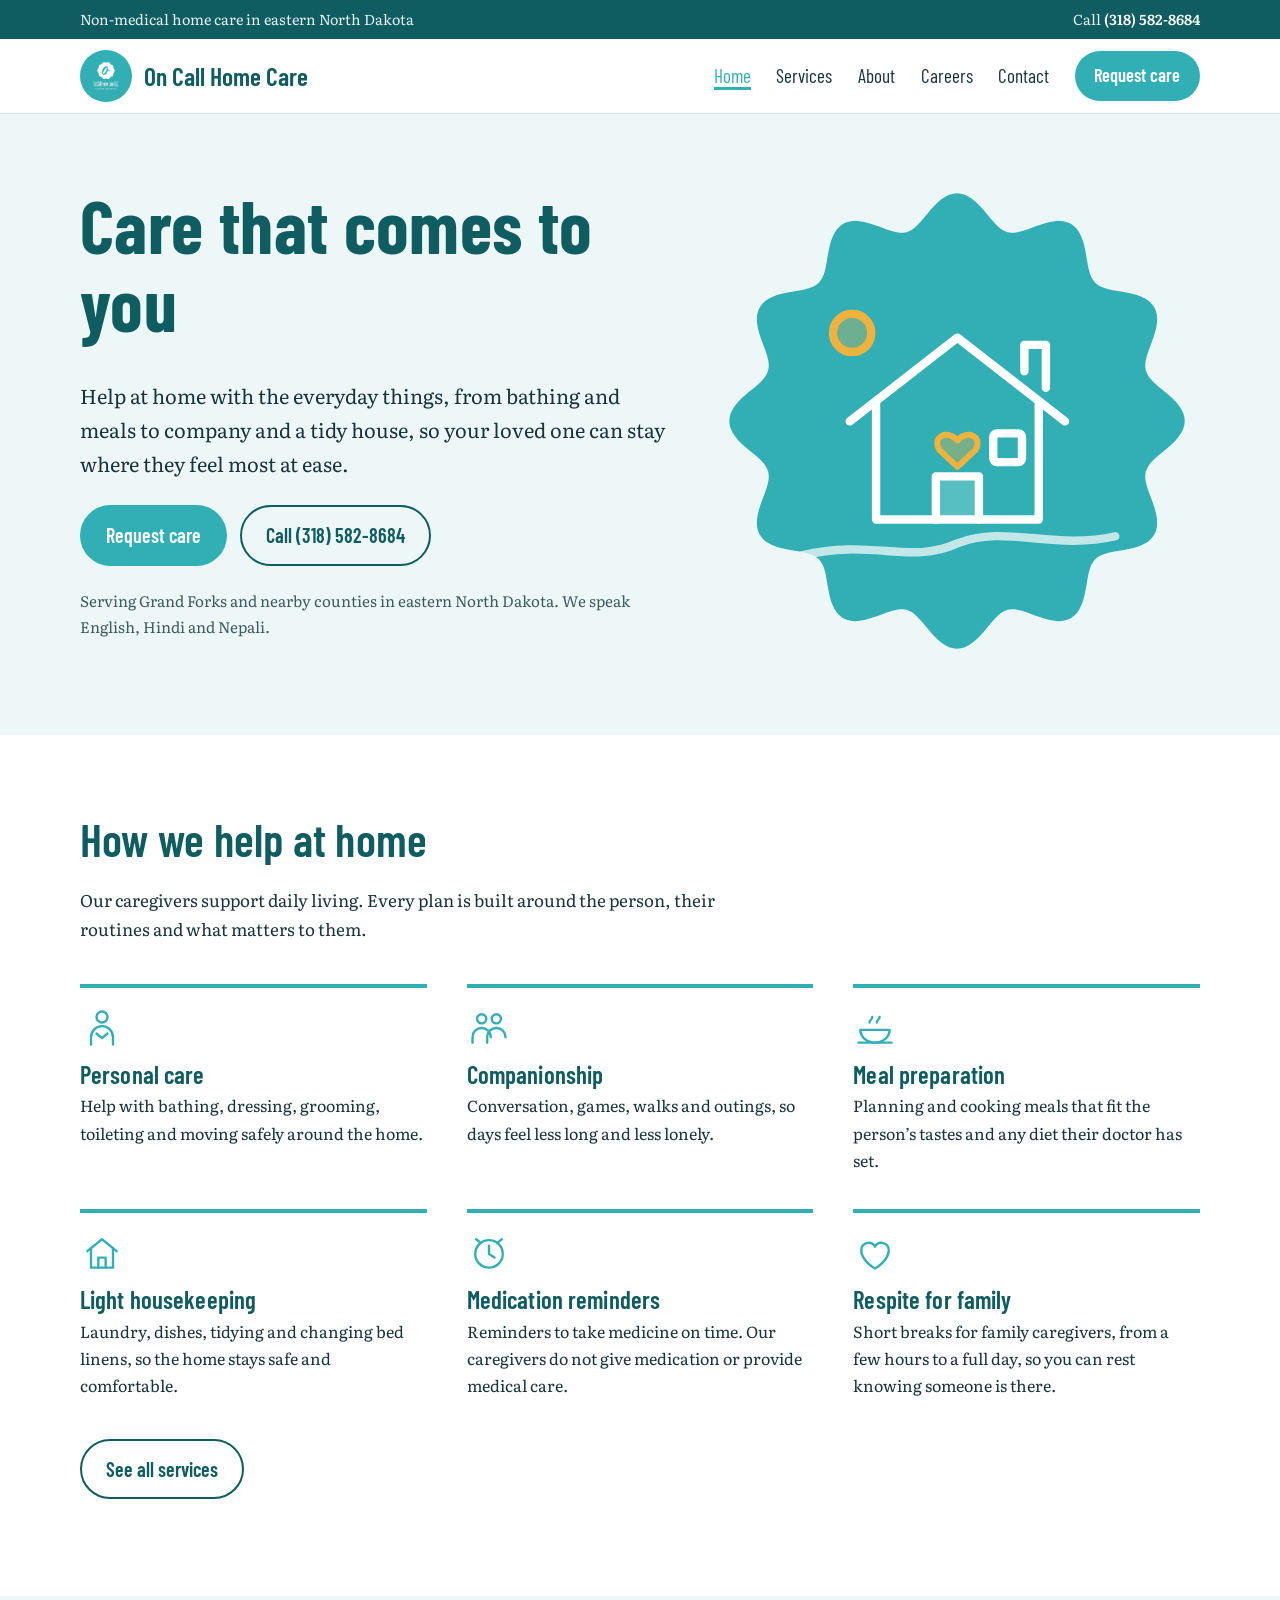
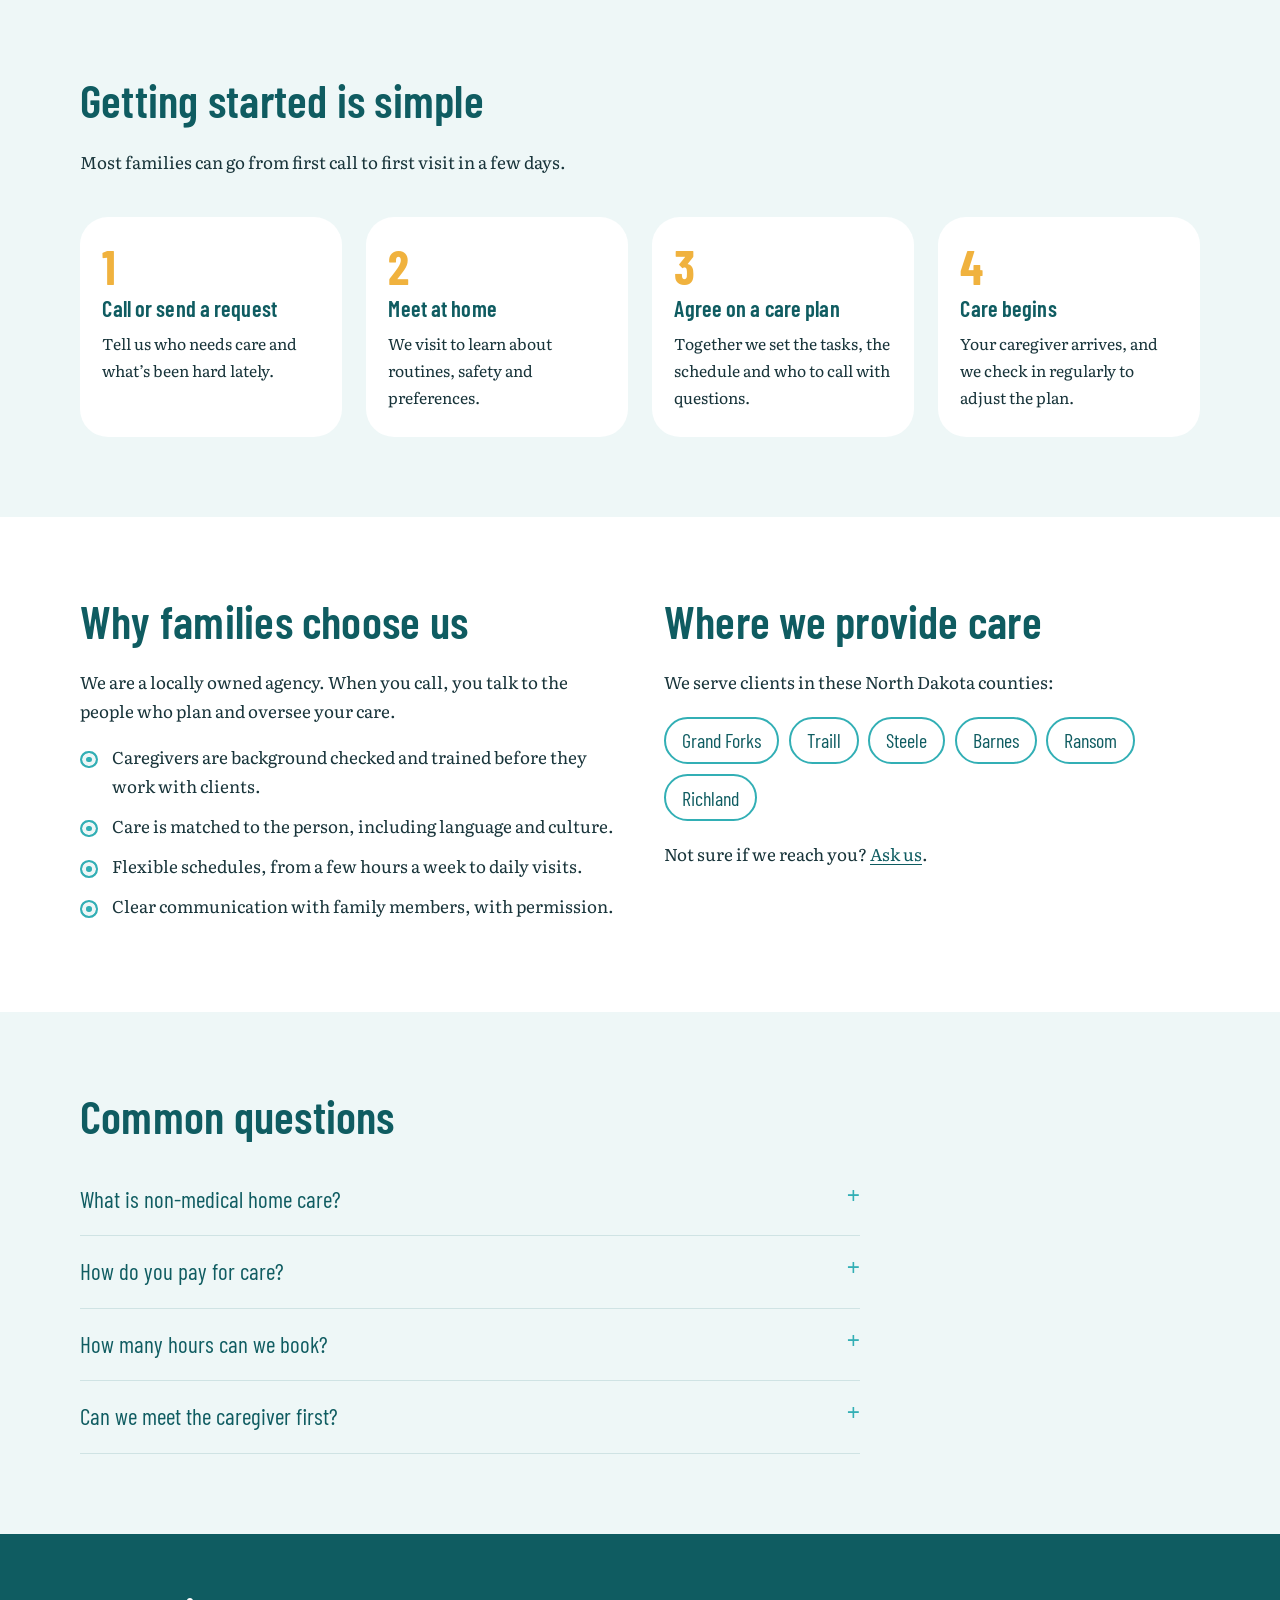
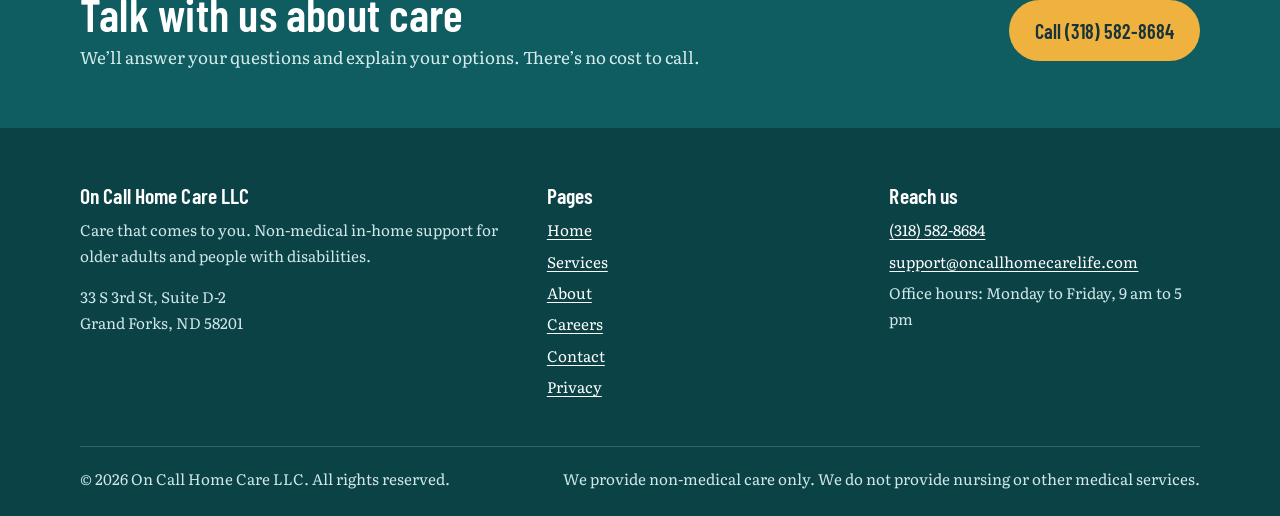
<file: index.html>
<!DOCTYPE html>
<html lang="en">
<head>
<meta charset="UTF-8">
<meta name="viewport" content="width=device-width, initial-scale=1">
<title>On Call Home Care LLC | Care that comes to you</title>
<meta name="description" content="Non-medical home care in Grand Forks and eastern North Dakota: personal care, companionship, meals, housekeeping and respite.">
<meta property="og:title" content="On Call Home Care LLC | Care that comes to you">
<meta property="og:description" content="Non-medical home care in Grand Forks and eastern North Dakota: personal care, companionship, meals, housekeeping and respite.">
<meta property="og:image" content="img/logo.jpg">
<link rel="icon" type="image/png" href="img/favicon.png">
<link rel="preconnect" href="https://fonts.googleapis.com">
<link rel="preconnect" href="https://fonts.gstatic.com" crossorigin>
<link href="https://fonts.googleapis.com/css2?family=Barlow+Condensed:wght@500;600;700&family=Literata:opsz,wght@7..72,400;7..72,600&display=swap" rel="stylesheet">
<link rel="stylesheet" href="css/style.css">
</head>
<body>
<a class="skip" href="#main">Skip to content</a>
<svg width="0" height="0" aria-hidden="true" style="position:absolute"><clipPath id="scallop" clipPathUnits="objectBoundingBox"><path d="M0.9950,0.5000 L0.9942,0.5086 L0.9917,0.5172 L0.9876,0.5256 L0.9822,0.5337 L0.9757,0.5416 L0.9682,0.5492 L0.9602,0.5565 L0.9519,0.5635 L0.9437,0.5703 L0.9358,0.5768 L0.9286,0.5833 L0.9223,0.5898 L0.9171,0.5963 L0.9131,0.6030 L0.9105,0.6100 L0.9093,0.6174 L0.9093,0.6251 L0.9106,0.6334 L0.9128,0.6421 L0.9158,0.6513 L0.9193,0.6610 L0.9231,0.6709 L0.9268,0.6812 L0.9301,0.6915 L0.9328,0.7018 L0.9345,0.7119 L0.9351,0.7217 L0.9344,0.7310 L0.9323,0.7396 L0.9287,0.7475 L0.9236,0.7545 L0.9172,0.7607 L0.9095,0.7660 L0.9008,0.7703 L0.8911,0.7739 L0.8809,0.7767 L0.8703,0.7790 L0.8596,0.7810 L0.8491,0.7827 L0.8390,0.7844 L0.8295,0.7864 L0.8208,0.7889 L0.8130,0.7919 L0.8063,0.7958 L0.8005,0.8005 L0.7958,0.8063 L0.7919,0.8130 L0.7889,0.8208 L0.7864,0.8295 L0.7844,0.8390 L0.7827,0.8491 L0.7810,0.8596 L0.7790,0.8703 L0.7767,0.8809 L0.7739,0.8911 L0.7703,0.9008 L0.7660,0.9095 L0.7607,0.9172 L0.7545,0.9236 L0.7475,0.9287 L0.7396,0.9323 L0.7310,0.9344 L0.7217,0.9351 L0.7119,0.9345 L0.7018,0.9328 L0.6915,0.9301 L0.6812,0.9268 L0.6709,0.9231 L0.6610,0.9193 L0.6513,0.9158 L0.6421,0.9128 L0.6334,0.9106 L0.6251,0.9093 L0.6174,0.9093 L0.6100,0.9105 L0.6030,0.9131 L0.5963,0.9171 L0.5898,0.9223 L0.5833,0.9286 L0.5768,0.9358 L0.5703,0.9437 L0.5635,0.9519 L0.5565,0.9602 L0.5492,0.9682 L0.5416,0.9757 L0.5337,0.9822 L0.5256,0.9876 L0.5172,0.9917 L0.5086,0.9942 L0.5000,0.9950 L0.4914,0.9942 L0.4828,0.9917 L0.4744,0.9876 L0.4663,0.9822 L0.4584,0.9757 L0.4508,0.9682 L0.4435,0.9602 L0.4365,0.9519 L0.4297,0.9437 L0.4232,0.9358 L0.4167,0.9286 L0.4102,0.9223 L0.4037,0.9171 L0.3970,0.9131 L0.3900,0.9105 L0.3826,0.9093 L0.3749,0.9093 L0.3666,0.9106 L0.3579,0.9128 L0.3487,0.9158 L0.3390,0.9193 L0.3291,0.9231 L0.3188,0.9268 L0.3085,0.9301 L0.2982,0.9328 L0.2881,0.9345 L0.2783,0.9351 L0.2690,0.9344 L0.2604,0.9323 L0.2525,0.9287 L0.2455,0.9236 L0.2393,0.9172 L0.2340,0.9095 L0.2297,0.9008 L0.2261,0.8911 L0.2233,0.8809 L0.2210,0.8703 L0.2190,0.8596 L0.2173,0.8491 L0.2156,0.8390 L0.2136,0.8295 L0.2111,0.8208 L0.2081,0.8130 L0.2042,0.8063 L0.1995,0.8005 L0.1937,0.7958 L0.1870,0.7919 L0.1792,0.7889 L0.1705,0.7864 L0.1610,0.7844 L0.1509,0.7827 L0.1404,0.7810 L0.1297,0.7790 L0.1191,0.7767 L0.1089,0.7739 L0.0992,0.7703 L0.0905,0.7660 L0.0828,0.7607 L0.0764,0.7545 L0.0713,0.7475 L0.0677,0.7396 L0.0656,0.7310 L0.0649,0.7217 L0.0655,0.7119 L0.0672,0.7018 L0.0699,0.6915 L0.0732,0.6812 L0.0769,0.6709 L0.0807,0.6610 L0.0842,0.6513 L0.0872,0.6421 L0.0894,0.6334 L0.0907,0.6251 L0.0907,0.6174 L0.0895,0.6100 L0.0869,0.6030 L0.0829,0.5963 L0.0777,0.5898 L0.0714,0.5833 L0.0642,0.5768 L0.0563,0.5703 L0.0481,0.5635 L0.0398,0.5565 L0.0318,0.5492 L0.0243,0.5416 L0.0178,0.5337 L0.0124,0.5256 L0.0083,0.5172 L0.0058,0.5086 L0.0050,0.5000 L0.0058,0.4914 L0.0083,0.4828 L0.0124,0.4744 L0.0178,0.4663 L0.0243,0.4584 L0.0318,0.4508 L0.0398,0.4435 L0.0481,0.4365 L0.0563,0.4297 L0.0642,0.4232 L0.0714,0.4167 L0.0777,0.4102 L0.0829,0.4037 L0.0869,0.3970 L0.0895,0.3900 L0.0907,0.3826 L0.0907,0.3749 L0.0894,0.3666 L0.0872,0.3579 L0.0842,0.3487 L0.0807,0.3390 L0.0769,0.3291 L0.0732,0.3188 L0.0699,0.3085 L0.0672,0.2982 L0.0655,0.2881 L0.0649,0.2783 L0.0656,0.2690 L0.0677,0.2604 L0.0713,0.2525 L0.0764,0.2455 L0.0828,0.2393 L0.0905,0.2340 L0.0992,0.2297 L0.1089,0.2261 L0.1191,0.2233 L0.1297,0.2210 L0.1404,0.2190 L0.1509,0.2173 L0.1610,0.2156 L0.1705,0.2136 L0.1792,0.2111 L0.1870,0.2081 L0.1937,0.2042 L0.1995,0.1995 L0.2042,0.1937 L0.2081,0.1870 L0.2111,0.1792 L0.2136,0.1705 L0.2156,0.1610 L0.2173,0.1509 L0.2190,0.1404 L0.2210,0.1297 L0.2233,0.1191 L0.2261,0.1089 L0.2297,0.0992 L0.2340,0.0905 L0.2393,0.0828 L0.2455,0.0764 L0.2525,0.0713 L0.2604,0.0677 L0.2690,0.0656 L0.2783,0.0649 L0.2881,0.0655 L0.2982,0.0672 L0.3085,0.0699 L0.3188,0.0732 L0.3291,0.0769 L0.3390,0.0807 L0.3487,0.0842 L0.3579,0.0872 L0.3666,0.0894 L0.3749,0.0907 L0.3826,0.0907 L0.3900,0.0895 L0.3970,0.0869 L0.4037,0.0829 L0.4102,0.0777 L0.4167,0.0714 L0.4232,0.0642 L0.4297,0.0563 L0.4365,0.0481 L0.4435,0.0398 L0.4508,0.0318 L0.4584,0.0243 L0.4663,0.0178 L0.4744,0.0124 L0.4828,0.0083 L0.4914,0.0058 L0.5000,0.0050 L0.5086,0.0058 L0.5172,0.0083 L0.5256,0.0124 L0.5337,0.0178 L0.5416,0.0243 L0.5492,0.0318 L0.5565,0.0398 L0.5635,0.0481 L0.5703,0.0563 L0.5768,0.0642 L0.5833,0.0714 L0.5898,0.0777 L0.5963,0.0829 L0.6030,0.0869 L0.6100,0.0895 L0.6174,0.0907 L0.6251,0.0907 L0.6334,0.0894 L0.6421,0.0872 L0.6513,0.0842 L0.6610,0.0807 L0.6709,0.0769 L0.6812,0.0732 L0.6915,0.0699 L0.7018,0.0672 L0.7119,0.0655 L0.7217,0.0649 L0.7310,0.0656 L0.7396,0.0677 L0.7475,0.0713 L0.7545,0.0764 L0.7607,0.0828 L0.7660,0.0905 L0.7703,0.0992 L0.7739,0.1089 L0.7767,0.1191 L0.7790,0.1297 L0.7810,0.1404 L0.7827,0.1509 L0.7844,0.1610 L0.7864,0.1705 L0.7889,0.1792 L0.7919,0.1870 L0.7958,0.1937 L0.8005,0.1995 L0.8063,0.2042 L0.8130,0.2081 L0.8208,0.2111 L0.8295,0.2136 L0.8390,0.2156 L0.8491,0.2173 L0.8596,0.2190 L0.8703,0.2210 L0.8809,0.2233 L0.8911,0.2261 L0.9008,0.2297 L0.9095,0.2340 L0.9172,0.2393 L0.9236,0.2455 L0.9287,0.2525 L0.9323,0.2604 L0.9344,0.2690 L0.9351,0.2783 L0.9345,0.2881 L0.9328,0.2982 L0.9301,0.3085 L0.9268,0.3188 L0.9231,0.3291 L0.9193,0.3390 L0.9158,0.3487 L0.9128,0.3579 L0.9106,0.3666 L0.9093,0.3749 L0.9093,0.3826 L0.9105,0.3900 L0.9131,0.3970 L0.9171,0.4037 L0.9223,0.4102 L0.9286,0.4167 L0.9358,0.4232 L0.9437,0.4297 L0.9519,0.4365 L0.9602,0.4435 L0.9682,0.4508 L0.9757,0.4584 L0.9822,0.4663 L0.9876,0.4744 L0.9917,0.4828 L0.9942,0.4914 L0.9950,0.5000 Z"/></clipPath></svg>
<div class="topbar"><div class="wrap">
  <span>Non-medical home care in eastern North Dakota</span>
  <span>Call <a href="tel:+13185828684">(318) 582-8684</a></span>
</div></div>
<header class="site-header"><div class="wrap">
  <a class="brand" href="index.html"><img src="img/logo.jpg" alt="" width="52" height="52"><span>On Call Home Care</span></a>
  <button class="menu-btn" aria-expanded="false" aria-controls="site-nav">Menu</button>
  <nav class="nav" id="site-nav" aria-label="Main"><ul><li><a href="index.html" aria-current="page">Home</a></li><li><a href="services.html">Services</a></li><li><a href="about.html">About</a></li><li><a href="careers.html">Careers</a></li><li><a href="contact.html">Contact</a></li><li><a class="btn btn-primary" href="contact.html">Request care</a></li></ul></nav>
</div></header>
<main id="main">

<section class="hero"><div class="wrap">
  <div>
    <h1>Care that comes to you</h1>
    <p class="lead">Help at home with the everyday things, from bathing and meals to company and a tidy house, so your loved one can stay where they feel most at ease.</p>
    <div class="actions">
      <a class="btn btn-primary" href="contact.html">Request care</a>
      <a class="btn btn-outline" href="tel:+13185828684">Call (318) 582-8684</a>
    </div>
    <p class="reassure">Serving Grand Forks and nearby counties in eastern North Dakota. We speak English, Hindi and Nepali.</p>
  </div>
  <div class="badge"><svg viewBox="0 0 300 300" aria-hidden="true" fill="none" stroke="#fff" stroke-width="7" stroke-linecap="round" stroke-linejoin="round">
  <path d="M60 150 L150 80 L240 150"/>
  <path d="M82 134 V232 H218 V134"/>
  <path d="M132 232 V196 H168 V232" fill="#fff" fill-opacity=".18"/>
  <rect x="180" y="160" width="24" height="24" rx="3"/>
  <path d="M206 108 V86 H224 V122"/>
  <path d="M20 262 C80 248 110 270 150 252 C190 236 230 258 282 246" stroke-opacity=".7"/>
  <circle cx="62" cy="76" r="16" stroke="#f0b23e" fill="#f0b23e" fill-opacity=".3"/>
  <path d="M150 166 c-8 -10 -22 -3 -15 8 l15 14 l15 -14 c7 -11 -7 -18 -15 -8z" stroke="#f0b23e" stroke-width="5" fill="#f0b23e" fill-opacity=".35"/>
</svg></div>
</div></section>

<section class="section"><div class="wrap">
  <div class="section-intro">
    <h2>How we help at home</h2>
    <p>Our caregivers support daily living. Every plan is built around the person, their routines and what matters to them.</p>
  </div>
  <div class="services"><article class="service"><svg class="icon" viewBox="0 0 48 48" fill="none" stroke="currentColor" stroke-width="2.6" stroke-linecap="round" stroke-linejoin="round" aria-hidden="true"><circle cx="24" cy="12" r="6"/><path d="M12 42v-8a12 12 0 0 1 24 0v8"/><path d="M18 30l6 5 6-5"/></svg><h3>Personal care</h3><p>Help with bathing, dressing, grooming, toileting and moving safely around the home.</p></article><article class="service"><svg class="icon" viewBox="0 0 48 48" fill="none" stroke="currentColor" stroke-width="2.6" stroke-linecap="round" stroke-linejoin="round" aria-hidden="true"><circle cx="16" cy="14" r="5"/><circle cx="32" cy="14" r="5"/><path d="M6 40v-6a10 10 0 0 1 20 0M22 40v-6a10 10 0 0 1 20 0"/></svg><h3>Companionship</h3><p>Conversation, games, walks and outings, so days feel less long and less lonely.</p></article><article class="service"><svg class="icon" viewBox="0 0 48 48" fill="none" stroke="currentColor" stroke-width="2.6" stroke-linecap="round" stroke-linejoin="round" aria-hidden="true"><path d="M8 26h32a16 14 0 0 1-32 0z"/><path d="M18 18c0-3 3-3 3-6M26 18c0-3 3-3 3-6"/><path d="M6 40h36"/></svg><h3>Meal preparation</h3><p>Planning and cooking meals that fit the person’s tastes and any diet their doctor has set.</p></article><article class="service"><svg class="icon" viewBox="0 0 48 48" fill="none" stroke="currentColor" stroke-width="2.6" stroke-linecap="round" stroke-linejoin="round" aria-hidden="true"><path d="M8 22L24 9l16 13"/><path d="M12 19v21h24V19"/><path d="M20 40V29h8v11"/></svg><h3>Light housekeeping</h3><p>Laundry, dishes, tidying and changing bed linens, so the home stays safe and comfortable.</p></article><article class="service"><svg class="icon" viewBox="0 0 48 48" fill="none" stroke="currentColor" stroke-width="2.6" stroke-linecap="round" stroke-linejoin="round" aria-hidden="true"><circle cx="24" cy="25" r="15"/><path d="M24 16v9l6 4"/><path d="M10 9l5 4M38 9l-5 4"/></svg><h3>Medication reminders</h3><p>Reminders to take medicine on time. Our caregivers do not give medication or provide medical care.</p></article><article class="service"><svg class="icon" viewBox="0 0 48 48" fill="none" stroke="currentColor" stroke-width="2.6" stroke-linecap="round" stroke-linejoin="round" aria-hidden="true"><path d="M24 41s-15-8.5-15-20a8 8 0 0 1 15-4 8 8 0 0 1 15 4c0 11.5-15 20-15 20z"/></svg><h3>Respite for family</h3><p>Short breaks for family caregivers, from a few hours to a full day, so you can rest knowing someone is there.</p></article></div>
  <p style="margin-top:2.5rem"><a class="btn btn-outline" href="services.html">See all services</a></p>
</div></section>

<section class="section section-mist"><div class="wrap">
  <div class="section-intro"><h2>Getting started is simple</h2><p>Most families can go from first call to first visit in a few days.</p></div>
  <ol class="steps">
    <li><h3>Call or send a request</h3><p>Tell us who needs care and what’s been hard lately.</p></li>
    <li><h3>Meet at home</h3><p>We visit to learn about routines, safety and preferences.</p></li>
    <li><h3>Agree on a care plan</h3><p>Together we set the tasks, the schedule and who to call with questions.</p></li>
    <li><h3>Care begins</h3><p>Your caregiver arrives, and we check in regularly to adjust the plan.</p></li>
  </ol>
</div></section>

<section class="section"><div class="wrap split">
  <div>
    <h2>Why families choose us</h2>
    <p>We are a locally owned agency. When you call, you talk to the people who plan and oversee your care.</p>
    <ul class="checklist">
      <li>Caregivers are background checked and trained before they work with clients.</li>
      <li>Care is matched to the person, including language and culture.</li>
      <li>Flexible schedules, from a few hours a week to daily visits.</li>
      <li>Clear communication with family members, with permission.</li>
    </ul>
  </div>
  <div>
    <h2>Where we provide care</h2>
    <p>We serve clients in these North Dakota counties:</p>
    <ul class="counties"><li>Grand Forks</li><li>Traill</li><li>Steele</li><li>Barnes</li><li>Ransom</li><li>Richland</li></ul>
    <p>Not sure if we reach you? <a href="contact.html">Ask us</a>.</p>
  </div>
</div></section>

<section class="section section-mist faq"><div class="wrap">
  <h2>Common questions</h2>
  <details><summary>What is non-medical home care?</summary><p>It’s help with daily living, such as bathing, dressing, meals, housework and companionship. It does not include nursing, wound care, injections or giving medication.</p></details>
  <details><summary>How do you pay for care?</summary><p>Families can pay privately. We are completing enrollment as a Qualified Service Provider with North Dakota Health and Human Services. Call us for the current status of Medicaid and waiver-funded care.</p></details>
  <details><summary>How many hours can we book?</summary><p>That depends on what the person needs. We’ll talk through options during your first call and home visit.</p></details>
  <details><summary>Can we meet the caregiver first?</summary><p>Yes. We want the person receiving care to feel comfortable, and we’ll make changes if the match isn’t right.</p></details>
</div></section>
<section class="callband"><div class="wrap">
  <div><h2>Talk with us about care</h2><p>We’ll answer your questions and explain your options. There’s no cost to call.</p></div>
  <a class="btn btn-primary" href="tel:+13185828684">Call (318) 582-8684</a>
</div></section>

</main>
<footer class="site-footer"><div class="wrap">
  <div class="cols">
    <div>
      <h3>On Call Home Care LLC</h3>
      <p>Care that comes to you. Non-medical in-home support for older adults and people with disabilities.</p>
      <p>33 S 3rd St, Suite D-2<br>Grand Forks, ND 58201</p>
    </div>
    <div>
      <h3>Pages</h3>
      <ul><li><a href="index.html">Home</a></li><li><a href="services.html">Services</a></li><li><a href="about.html">About</a></li><li><a href="careers.html">Careers</a></li><li><a href="contact.html">Contact</a></li><li><a href="privacy.html">Privacy</a></li></ul>
    </div>
    <div>
      <h3>Reach us</h3>
      <ul>
        <li><a href="tel:+13185828684">(318) 582-8684</a></li>
        <li><a href="mailto:support@oncallhomecarelife.com">support@oncallhomecarelife.com</a></li>
        <li>Office hours: Monday to Friday, 9 am to 5 pm</li>
      </ul>
    </div>
  </div>
  <div class="legal">
    <span>&copy; <span data-year>2026</span> On Call Home Care LLC. All rights reserved.</span>
    <span>We provide non-medical care only. We do not provide nursing or other medical services.</span>
  </div>
</div></footer>
<script src="js/main.js"></script>
</body>
</html>
</file>
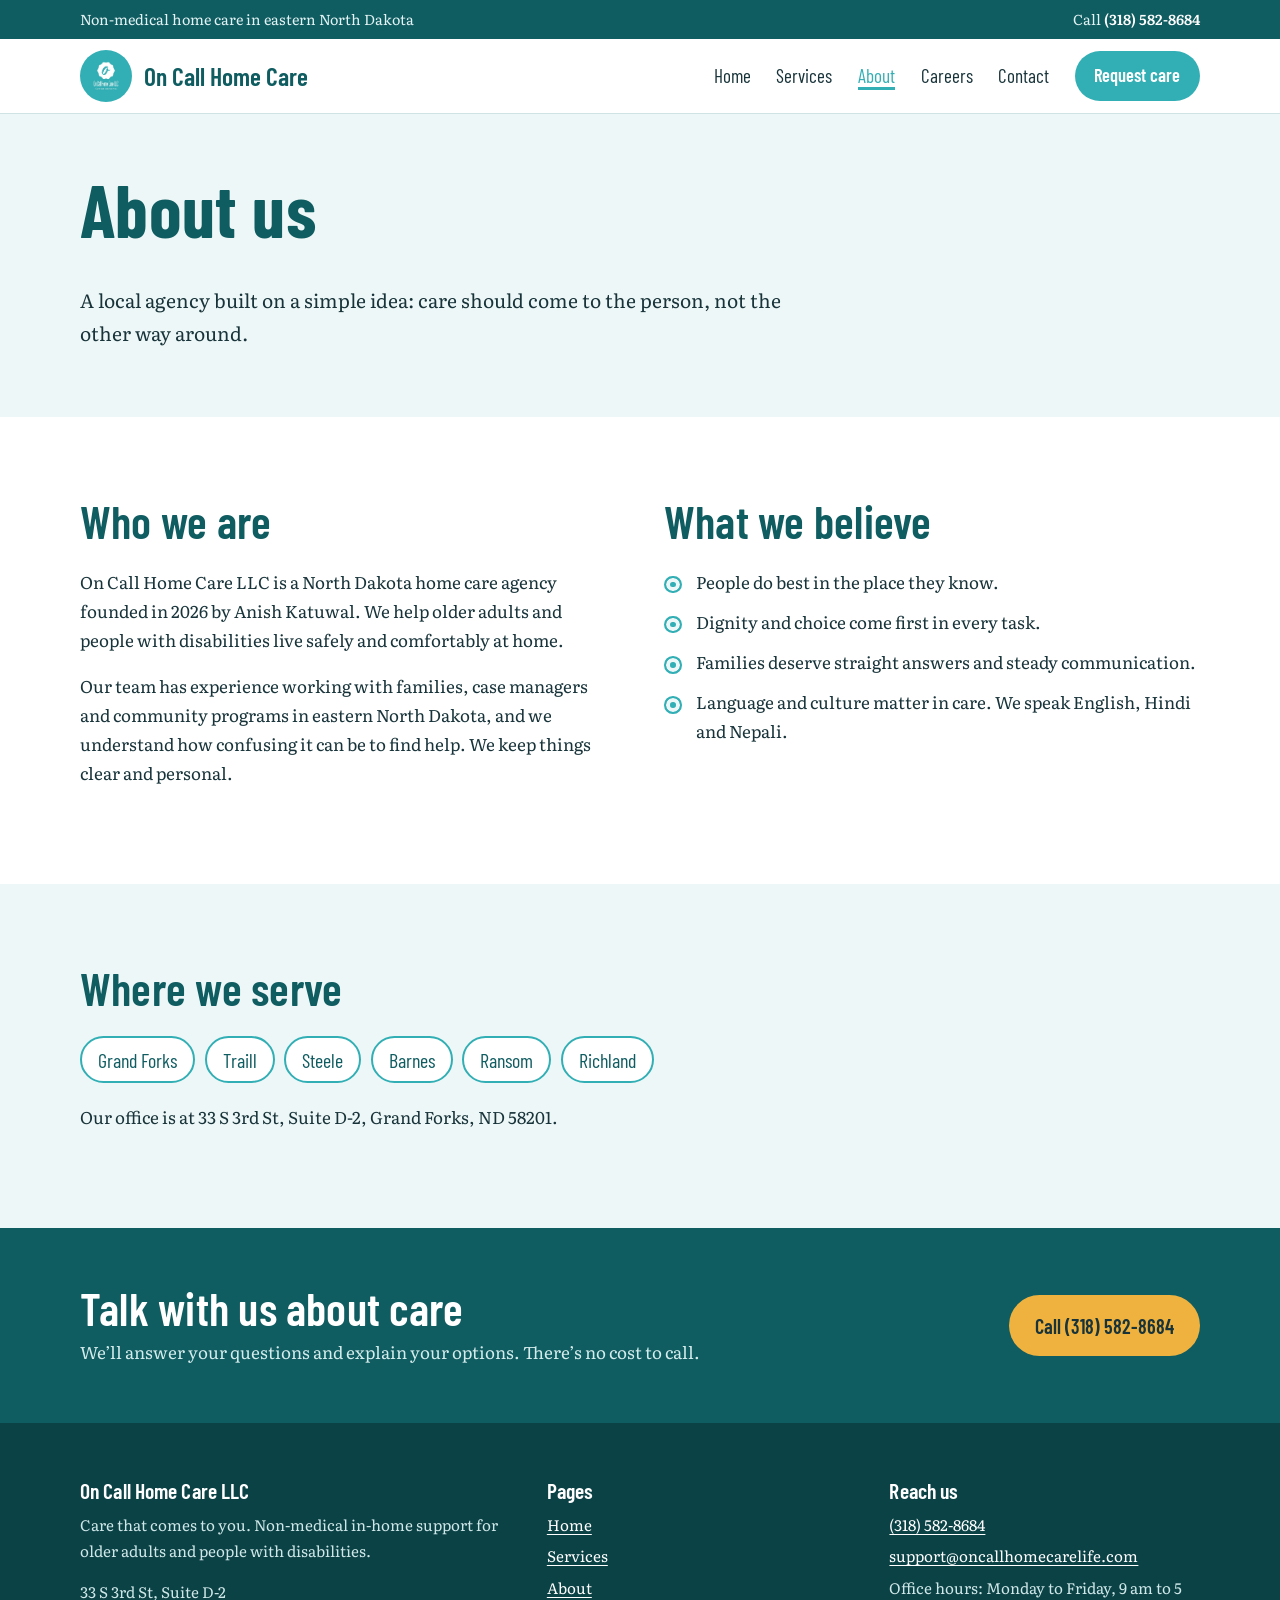
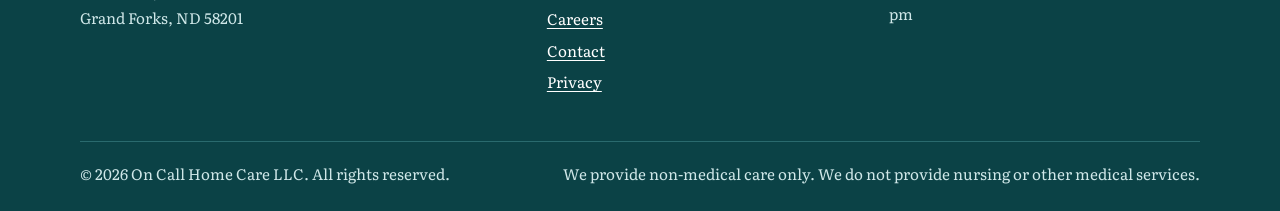
<file: about.html>
<!DOCTYPE html>
<html lang="en">
<head>
<meta charset="UTF-8">
<meta name="viewport" content="width=device-width, initial-scale=1">
<title>About | On Call Home Care LLC</title>
<meta name="description" content="Non-medical home care in Grand Forks and eastern North Dakota: personal care, companionship, meals, housekeeping and respite.">
<meta property="og:title" content="About | On Call Home Care LLC">
<meta property="og:description" content="Non-medical home care in Grand Forks and eastern North Dakota: personal care, companionship, meals, housekeeping and respite.">
<meta property="og:image" content="img/logo.jpg">
<link rel="icon" type="image/png" href="img/favicon.png">
<link rel="preconnect" href="https://fonts.googleapis.com">
<link rel="preconnect" href="https://fonts.gstatic.com" crossorigin>
<link href="https://fonts.googleapis.com/css2?family=Barlow+Condensed:wght@500;600;700&family=Literata:opsz,wght@7..72,400;7..72,600&display=swap" rel="stylesheet">
<link rel="stylesheet" href="css/style.css">
</head>
<body>
<a class="skip" href="#main">Skip to content</a>
<svg width="0" height="0" aria-hidden="true" style="position:absolute"><clipPath id="scallop" clipPathUnits="objectBoundingBox"><path d="M0.9950,0.5000 L0.9942,0.5086 L0.9917,0.5172 L0.9876,0.5256 L0.9822,0.5337 L0.9757,0.5416 L0.9682,0.5492 L0.9602,0.5565 L0.9519,0.5635 L0.9437,0.5703 L0.9358,0.5768 L0.9286,0.5833 L0.9223,0.5898 L0.9171,0.5963 L0.9131,0.6030 L0.9105,0.6100 L0.9093,0.6174 L0.9093,0.6251 L0.9106,0.6334 L0.9128,0.6421 L0.9158,0.6513 L0.9193,0.6610 L0.9231,0.6709 L0.9268,0.6812 L0.9301,0.6915 L0.9328,0.7018 L0.9345,0.7119 L0.9351,0.7217 L0.9344,0.7310 L0.9323,0.7396 L0.9287,0.7475 L0.9236,0.7545 L0.9172,0.7607 L0.9095,0.7660 L0.9008,0.7703 L0.8911,0.7739 L0.8809,0.7767 L0.8703,0.7790 L0.8596,0.7810 L0.8491,0.7827 L0.8390,0.7844 L0.8295,0.7864 L0.8208,0.7889 L0.8130,0.7919 L0.8063,0.7958 L0.8005,0.8005 L0.7958,0.8063 L0.7919,0.8130 L0.7889,0.8208 L0.7864,0.8295 L0.7844,0.8390 L0.7827,0.8491 L0.7810,0.8596 L0.7790,0.8703 L0.7767,0.8809 L0.7739,0.8911 L0.7703,0.9008 L0.7660,0.9095 L0.7607,0.9172 L0.7545,0.9236 L0.7475,0.9287 L0.7396,0.9323 L0.7310,0.9344 L0.7217,0.9351 L0.7119,0.9345 L0.7018,0.9328 L0.6915,0.9301 L0.6812,0.9268 L0.6709,0.9231 L0.6610,0.9193 L0.6513,0.9158 L0.6421,0.9128 L0.6334,0.9106 L0.6251,0.9093 L0.6174,0.9093 L0.6100,0.9105 L0.6030,0.9131 L0.5963,0.9171 L0.5898,0.9223 L0.5833,0.9286 L0.5768,0.9358 L0.5703,0.9437 L0.5635,0.9519 L0.5565,0.9602 L0.5492,0.9682 L0.5416,0.9757 L0.5337,0.9822 L0.5256,0.9876 L0.5172,0.9917 L0.5086,0.9942 L0.5000,0.9950 L0.4914,0.9942 L0.4828,0.9917 L0.4744,0.9876 L0.4663,0.9822 L0.4584,0.9757 L0.4508,0.9682 L0.4435,0.9602 L0.4365,0.9519 L0.4297,0.9437 L0.4232,0.9358 L0.4167,0.9286 L0.4102,0.9223 L0.4037,0.9171 L0.3970,0.9131 L0.3900,0.9105 L0.3826,0.9093 L0.3749,0.9093 L0.3666,0.9106 L0.3579,0.9128 L0.3487,0.9158 L0.3390,0.9193 L0.3291,0.9231 L0.3188,0.9268 L0.3085,0.9301 L0.2982,0.9328 L0.2881,0.9345 L0.2783,0.9351 L0.2690,0.9344 L0.2604,0.9323 L0.2525,0.9287 L0.2455,0.9236 L0.2393,0.9172 L0.2340,0.9095 L0.2297,0.9008 L0.2261,0.8911 L0.2233,0.8809 L0.2210,0.8703 L0.2190,0.8596 L0.2173,0.8491 L0.2156,0.8390 L0.2136,0.8295 L0.2111,0.8208 L0.2081,0.8130 L0.2042,0.8063 L0.1995,0.8005 L0.1937,0.7958 L0.1870,0.7919 L0.1792,0.7889 L0.1705,0.7864 L0.1610,0.7844 L0.1509,0.7827 L0.1404,0.7810 L0.1297,0.7790 L0.1191,0.7767 L0.1089,0.7739 L0.0992,0.7703 L0.0905,0.7660 L0.0828,0.7607 L0.0764,0.7545 L0.0713,0.7475 L0.0677,0.7396 L0.0656,0.7310 L0.0649,0.7217 L0.0655,0.7119 L0.0672,0.7018 L0.0699,0.6915 L0.0732,0.6812 L0.0769,0.6709 L0.0807,0.6610 L0.0842,0.6513 L0.0872,0.6421 L0.0894,0.6334 L0.0907,0.6251 L0.0907,0.6174 L0.0895,0.6100 L0.0869,0.6030 L0.0829,0.5963 L0.0777,0.5898 L0.0714,0.5833 L0.0642,0.5768 L0.0563,0.5703 L0.0481,0.5635 L0.0398,0.5565 L0.0318,0.5492 L0.0243,0.5416 L0.0178,0.5337 L0.0124,0.5256 L0.0083,0.5172 L0.0058,0.5086 L0.0050,0.5000 L0.0058,0.4914 L0.0083,0.4828 L0.0124,0.4744 L0.0178,0.4663 L0.0243,0.4584 L0.0318,0.4508 L0.0398,0.4435 L0.0481,0.4365 L0.0563,0.4297 L0.0642,0.4232 L0.0714,0.4167 L0.0777,0.4102 L0.0829,0.4037 L0.0869,0.3970 L0.0895,0.3900 L0.0907,0.3826 L0.0907,0.3749 L0.0894,0.3666 L0.0872,0.3579 L0.0842,0.3487 L0.0807,0.3390 L0.0769,0.3291 L0.0732,0.3188 L0.0699,0.3085 L0.0672,0.2982 L0.0655,0.2881 L0.0649,0.2783 L0.0656,0.2690 L0.0677,0.2604 L0.0713,0.2525 L0.0764,0.2455 L0.0828,0.2393 L0.0905,0.2340 L0.0992,0.2297 L0.1089,0.2261 L0.1191,0.2233 L0.1297,0.2210 L0.1404,0.2190 L0.1509,0.2173 L0.1610,0.2156 L0.1705,0.2136 L0.1792,0.2111 L0.1870,0.2081 L0.1937,0.2042 L0.1995,0.1995 L0.2042,0.1937 L0.2081,0.1870 L0.2111,0.1792 L0.2136,0.1705 L0.2156,0.1610 L0.2173,0.1509 L0.2190,0.1404 L0.2210,0.1297 L0.2233,0.1191 L0.2261,0.1089 L0.2297,0.0992 L0.2340,0.0905 L0.2393,0.0828 L0.2455,0.0764 L0.2525,0.0713 L0.2604,0.0677 L0.2690,0.0656 L0.2783,0.0649 L0.2881,0.0655 L0.2982,0.0672 L0.3085,0.0699 L0.3188,0.0732 L0.3291,0.0769 L0.3390,0.0807 L0.3487,0.0842 L0.3579,0.0872 L0.3666,0.0894 L0.3749,0.0907 L0.3826,0.0907 L0.3900,0.0895 L0.3970,0.0869 L0.4037,0.0829 L0.4102,0.0777 L0.4167,0.0714 L0.4232,0.0642 L0.4297,0.0563 L0.4365,0.0481 L0.4435,0.0398 L0.4508,0.0318 L0.4584,0.0243 L0.4663,0.0178 L0.4744,0.0124 L0.4828,0.0083 L0.4914,0.0058 L0.5000,0.0050 L0.5086,0.0058 L0.5172,0.0083 L0.5256,0.0124 L0.5337,0.0178 L0.5416,0.0243 L0.5492,0.0318 L0.5565,0.0398 L0.5635,0.0481 L0.5703,0.0563 L0.5768,0.0642 L0.5833,0.0714 L0.5898,0.0777 L0.5963,0.0829 L0.6030,0.0869 L0.6100,0.0895 L0.6174,0.0907 L0.6251,0.0907 L0.6334,0.0894 L0.6421,0.0872 L0.6513,0.0842 L0.6610,0.0807 L0.6709,0.0769 L0.6812,0.0732 L0.6915,0.0699 L0.7018,0.0672 L0.7119,0.0655 L0.7217,0.0649 L0.7310,0.0656 L0.7396,0.0677 L0.7475,0.0713 L0.7545,0.0764 L0.7607,0.0828 L0.7660,0.0905 L0.7703,0.0992 L0.7739,0.1089 L0.7767,0.1191 L0.7790,0.1297 L0.7810,0.1404 L0.7827,0.1509 L0.7844,0.1610 L0.7864,0.1705 L0.7889,0.1792 L0.7919,0.1870 L0.7958,0.1937 L0.8005,0.1995 L0.8063,0.2042 L0.8130,0.2081 L0.8208,0.2111 L0.8295,0.2136 L0.8390,0.2156 L0.8491,0.2173 L0.8596,0.2190 L0.8703,0.2210 L0.8809,0.2233 L0.8911,0.2261 L0.9008,0.2297 L0.9095,0.2340 L0.9172,0.2393 L0.9236,0.2455 L0.9287,0.2525 L0.9323,0.2604 L0.9344,0.2690 L0.9351,0.2783 L0.9345,0.2881 L0.9328,0.2982 L0.9301,0.3085 L0.9268,0.3188 L0.9231,0.3291 L0.9193,0.3390 L0.9158,0.3487 L0.9128,0.3579 L0.9106,0.3666 L0.9093,0.3749 L0.9093,0.3826 L0.9105,0.3900 L0.9131,0.3970 L0.9171,0.4037 L0.9223,0.4102 L0.9286,0.4167 L0.9358,0.4232 L0.9437,0.4297 L0.9519,0.4365 L0.9602,0.4435 L0.9682,0.4508 L0.9757,0.4584 L0.9822,0.4663 L0.9876,0.4744 L0.9917,0.4828 L0.9942,0.4914 L0.9950,0.5000 Z"/></clipPath></svg>
<div class="topbar"><div class="wrap">
  <span>Non-medical home care in eastern North Dakota</span>
  <span>Call <a href="tel:+13185828684">(318) 582-8684</a></span>
</div></div>
<header class="site-header"><div class="wrap">
  <a class="brand" href="index.html"><img src="img/logo.jpg" alt="" width="52" height="52"><span>On Call Home Care</span></a>
  <button class="menu-btn" aria-expanded="false" aria-controls="site-nav">Menu</button>
  <nav class="nav" id="site-nav" aria-label="Main"><ul><li><a href="index.html">Home</a></li><li><a href="services.html">Services</a></li><li><a href="about.html" aria-current="page">About</a></li><li><a href="careers.html">Careers</a></li><li><a href="contact.html">Contact</a></li><li><a class="btn btn-primary" href="contact.html">Request care</a></li></ul></nav>
</div></header>
<main id="main">

<section class="page-head"><div class="wrap"><h1>About us</h1><p>A local agency built on a simple idea: care should come to the person, not the other way around.</p></div></section>
<section class="section"><div class="wrap split">
  <div>
    <h2>Who we are</h2>
    <p>On Call Home Care LLC is a North Dakota home care agency founded in 2026 by Anish Katuwal. We help older adults and people with disabilities live safely and comfortably at home.</p>
    <p>Our team has experience working with families, case managers and community programs in eastern North Dakota, and we understand how confusing it can be to find help. We keep things clear and personal.</p>
  </div>
  <div>
    <h2>What we believe</h2>
    <ul class="checklist">
      <li>People do best in the place they know.</li>
      <li>Dignity and choice come first in every task.</li>
      <li>Families deserve straight answers and steady communication.</li>
      <li>Language and culture matter in care. We speak English, Hindi and Nepali.</li>
    </ul>
  </div>
</div></section>
<section class="section section-mist"><div class="wrap">
  <h2>Where we serve</h2>
  <ul class="counties"><li>Grand Forks</li><li>Traill</li><li>Steele</li><li>Barnes</li><li>Ransom</li><li>Richland</li></ul>
  <p>Our office is at 33 S 3rd St, Suite D-2, Grand Forks, ND 58201.</p>
</div></section>
<section class="callband"><div class="wrap">
  <div><h2>Talk with us about care</h2><p>We’ll answer your questions and explain your options. There’s no cost to call.</p></div>
  <a class="btn btn-primary" href="tel:+13185828684">Call (318) 582-8684</a>
</div></section>

</main>
<footer class="site-footer"><div class="wrap">
  <div class="cols">
    <div>
      <h3>On Call Home Care LLC</h3>
      <p>Care that comes to you. Non-medical in-home support for older adults and people with disabilities.</p>
      <p>33 S 3rd St, Suite D-2<br>Grand Forks, ND 58201</p>
    </div>
    <div>
      <h3>Pages</h3>
      <ul><li><a href="index.html">Home</a></li><li><a href="services.html">Services</a></li><li><a href="about.html">About</a></li><li><a href="careers.html">Careers</a></li><li><a href="contact.html">Contact</a></li><li><a href="privacy.html">Privacy</a></li></ul>
    </div>
    <div>
      <h3>Reach us</h3>
      <ul>
        <li><a href="tel:+13185828684">(318) 582-8684</a></li>
        <li><a href="mailto:support@oncallhomecarelife.com">support@oncallhomecarelife.com</a></li>
        <li>Office hours: Monday to Friday, 9 am to 5 pm</li>
      </ul>
    </div>
  </div>
  <div class="legal">
    <span>&copy; <span data-year>2026</span> On Call Home Care LLC. All rights reserved.</span>
    <span>We provide non-medical care only. We do not provide nursing or other medical services.</span>
  </div>
</div></footer>
<script src="js/main.js"></script>
</body>
</html>
</file>
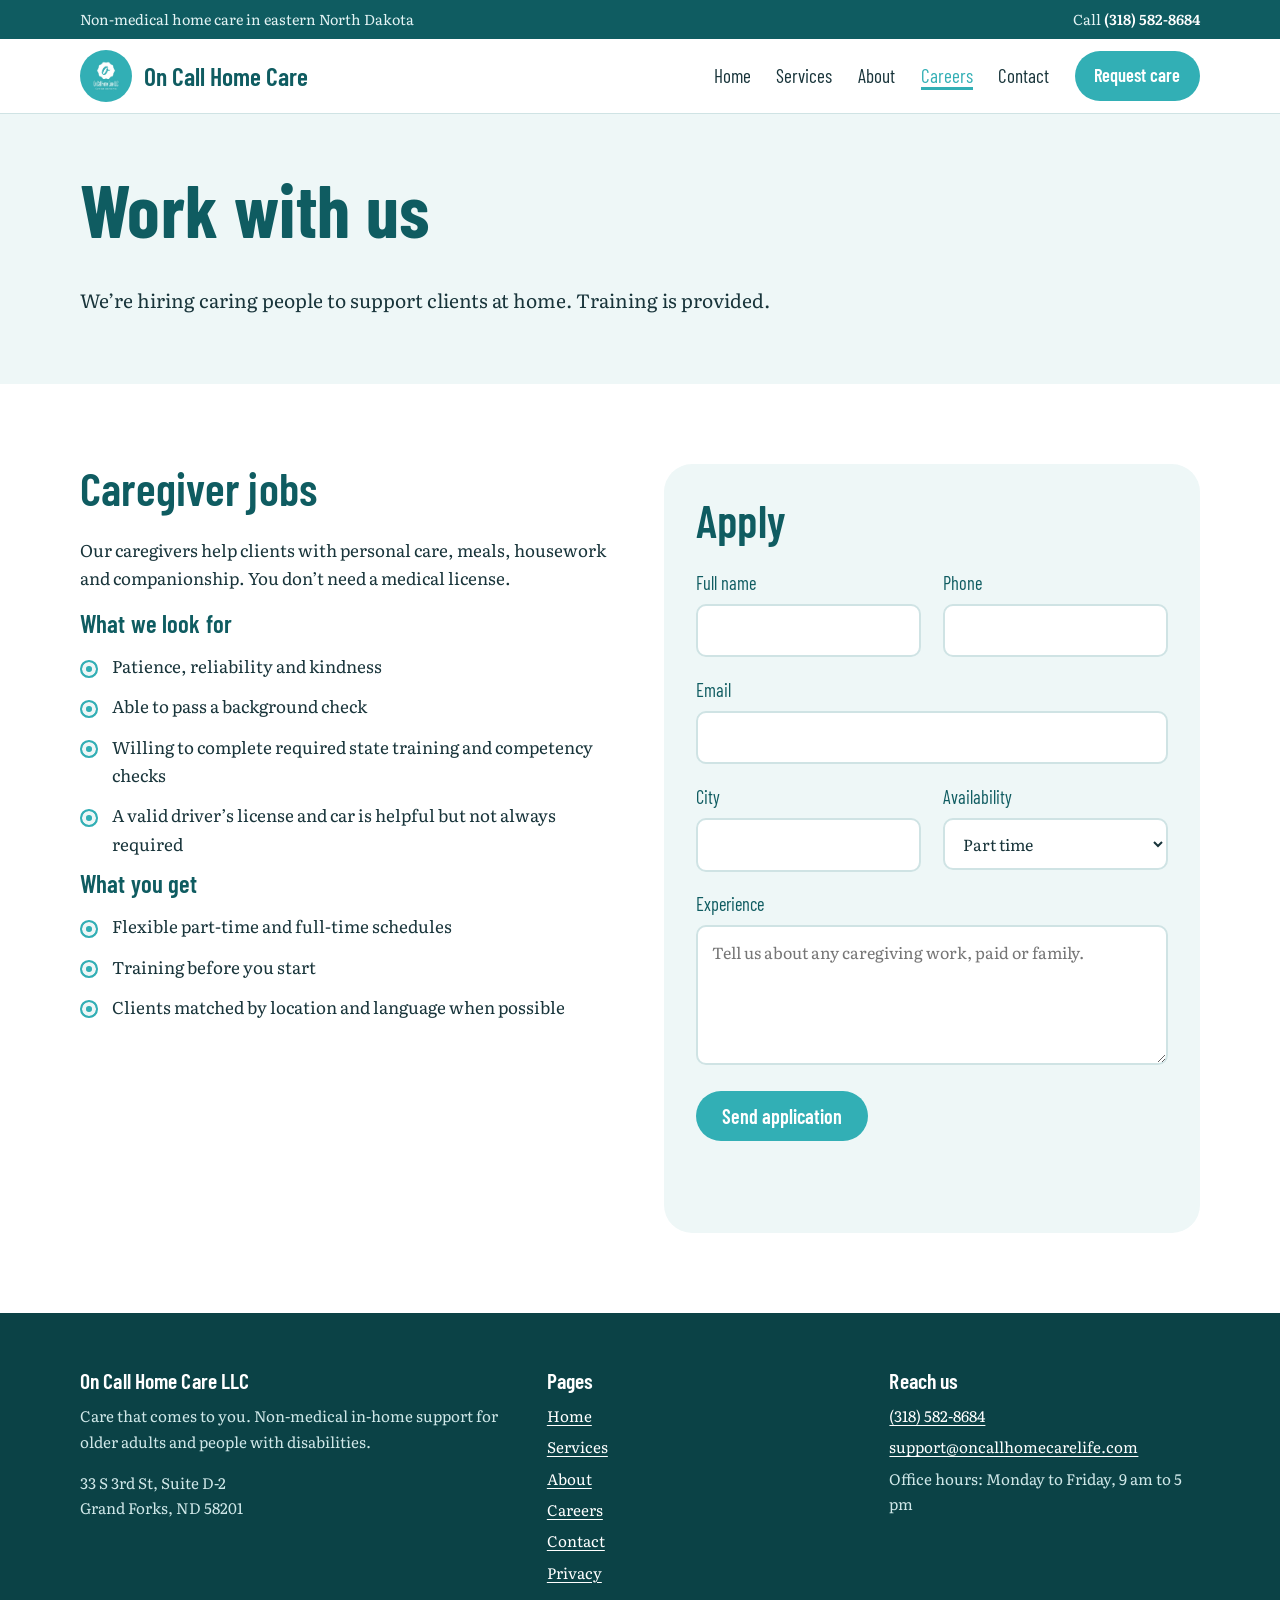
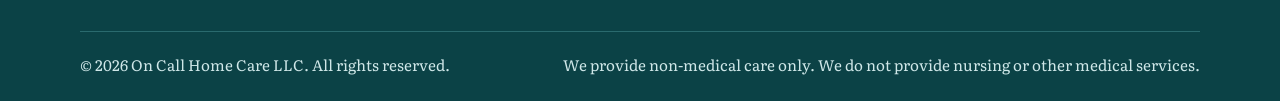
<file: careers.html>
<!DOCTYPE html>
<html lang="en">
<head>
<meta charset="UTF-8">
<meta name="viewport" content="width=device-width, initial-scale=1">
<title>Careers | On Call Home Care LLC</title>
<meta name="description" content="Non-medical home care in Grand Forks and eastern North Dakota: personal care, companionship, meals, housekeeping and respite.">
<meta property="og:title" content="Careers | On Call Home Care LLC">
<meta property="og:description" content="Non-medical home care in Grand Forks and eastern North Dakota: personal care, companionship, meals, housekeeping and respite.">
<meta property="og:image" content="img/logo.jpg">
<link rel="icon" type="image/png" href="img/favicon.png">
<link rel="preconnect" href="https://fonts.googleapis.com">
<link rel="preconnect" href="https://fonts.gstatic.com" crossorigin>
<link href="https://fonts.googleapis.com/css2?family=Barlow+Condensed:wght@500;600;700&family=Literata:opsz,wght@7..72,400;7..72,600&display=swap" rel="stylesheet">
<link rel="stylesheet" href="css/style.css">
</head>
<body>
<a class="skip" href="#main">Skip to content</a>
<svg width="0" height="0" aria-hidden="true" style="position:absolute"><clipPath id="scallop" clipPathUnits="objectBoundingBox"><path d="M0.9950,0.5000 L0.9942,0.5086 L0.9917,0.5172 L0.9876,0.5256 L0.9822,0.5337 L0.9757,0.5416 L0.9682,0.5492 L0.9602,0.5565 L0.9519,0.5635 L0.9437,0.5703 L0.9358,0.5768 L0.9286,0.5833 L0.9223,0.5898 L0.9171,0.5963 L0.9131,0.6030 L0.9105,0.6100 L0.9093,0.6174 L0.9093,0.6251 L0.9106,0.6334 L0.9128,0.6421 L0.9158,0.6513 L0.9193,0.6610 L0.9231,0.6709 L0.9268,0.6812 L0.9301,0.6915 L0.9328,0.7018 L0.9345,0.7119 L0.9351,0.7217 L0.9344,0.7310 L0.9323,0.7396 L0.9287,0.7475 L0.9236,0.7545 L0.9172,0.7607 L0.9095,0.7660 L0.9008,0.7703 L0.8911,0.7739 L0.8809,0.7767 L0.8703,0.7790 L0.8596,0.7810 L0.8491,0.7827 L0.8390,0.7844 L0.8295,0.7864 L0.8208,0.7889 L0.8130,0.7919 L0.8063,0.7958 L0.8005,0.8005 L0.7958,0.8063 L0.7919,0.8130 L0.7889,0.8208 L0.7864,0.8295 L0.7844,0.8390 L0.7827,0.8491 L0.7810,0.8596 L0.7790,0.8703 L0.7767,0.8809 L0.7739,0.8911 L0.7703,0.9008 L0.7660,0.9095 L0.7607,0.9172 L0.7545,0.9236 L0.7475,0.9287 L0.7396,0.9323 L0.7310,0.9344 L0.7217,0.9351 L0.7119,0.9345 L0.7018,0.9328 L0.6915,0.9301 L0.6812,0.9268 L0.6709,0.9231 L0.6610,0.9193 L0.6513,0.9158 L0.6421,0.9128 L0.6334,0.9106 L0.6251,0.9093 L0.6174,0.9093 L0.6100,0.9105 L0.6030,0.9131 L0.5963,0.9171 L0.5898,0.9223 L0.5833,0.9286 L0.5768,0.9358 L0.5703,0.9437 L0.5635,0.9519 L0.5565,0.9602 L0.5492,0.9682 L0.5416,0.9757 L0.5337,0.9822 L0.5256,0.9876 L0.5172,0.9917 L0.5086,0.9942 L0.5000,0.9950 L0.4914,0.9942 L0.4828,0.9917 L0.4744,0.9876 L0.4663,0.9822 L0.4584,0.9757 L0.4508,0.9682 L0.4435,0.9602 L0.4365,0.9519 L0.4297,0.9437 L0.4232,0.9358 L0.4167,0.9286 L0.4102,0.9223 L0.4037,0.9171 L0.3970,0.9131 L0.3900,0.9105 L0.3826,0.9093 L0.3749,0.9093 L0.3666,0.9106 L0.3579,0.9128 L0.3487,0.9158 L0.3390,0.9193 L0.3291,0.9231 L0.3188,0.9268 L0.3085,0.9301 L0.2982,0.9328 L0.2881,0.9345 L0.2783,0.9351 L0.2690,0.9344 L0.2604,0.9323 L0.2525,0.9287 L0.2455,0.9236 L0.2393,0.9172 L0.2340,0.9095 L0.2297,0.9008 L0.2261,0.8911 L0.2233,0.8809 L0.2210,0.8703 L0.2190,0.8596 L0.2173,0.8491 L0.2156,0.8390 L0.2136,0.8295 L0.2111,0.8208 L0.2081,0.8130 L0.2042,0.8063 L0.1995,0.8005 L0.1937,0.7958 L0.1870,0.7919 L0.1792,0.7889 L0.1705,0.7864 L0.1610,0.7844 L0.1509,0.7827 L0.1404,0.7810 L0.1297,0.7790 L0.1191,0.7767 L0.1089,0.7739 L0.0992,0.7703 L0.0905,0.7660 L0.0828,0.7607 L0.0764,0.7545 L0.0713,0.7475 L0.0677,0.7396 L0.0656,0.7310 L0.0649,0.7217 L0.0655,0.7119 L0.0672,0.7018 L0.0699,0.6915 L0.0732,0.6812 L0.0769,0.6709 L0.0807,0.6610 L0.0842,0.6513 L0.0872,0.6421 L0.0894,0.6334 L0.0907,0.6251 L0.0907,0.6174 L0.0895,0.6100 L0.0869,0.6030 L0.0829,0.5963 L0.0777,0.5898 L0.0714,0.5833 L0.0642,0.5768 L0.0563,0.5703 L0.0481,0.5635 L0.0398,0.5565 L0.0318,0.5492 L0.0243,0.5416 L0.0178,0.5337 L0.0124,0.5256 L0.0083,0.5172 L0.0058,0.5086 L0.0050,0.5000 L0.0058,0.4914 L0.0083,0.4828 L0.0124,0.4744 L0.0178,0.4663 L0.0243,0.4584 L0.0318,0.4508 L0.0398,0.4435 L0.0481,0.4365 L0.0563,0.4297 L0.0642,0.4232 L0.0714,0.4167 L0.0777,0.4102 L0.0829,0.4037 L0.0869,0.3970 L0.0895,0.3900 L0.0907,0.3826 L0.0907,0.3749 L0.0894,0.3666 L0.0872,0.3579 L0.0842,0.3487 L0.0807,0.3390 L0.0769,0.3291 L0.0732,0.3188 L0.0699,0.3085 L0.0672,0.2982 L0.0655,0.2881 L0.0649,0.2783 L0.0656,0.2690 L0.0677,0.2604 L0.0713,0.2525 L0.0764,0.2455 L0.0828,0.2393 L0.0905,0.2340 L0.0992,0.2297 L0.1089,0.2261 L0.1191,0.2233 L0.1297,0.2210 L0.1404,0.2190 L0.1509,0.2173 L0.1610,0.2156 L0.1705,0.2136 L0.1792,0.2111 L0.1870,0.2081 L0.1937,0.2042 L0.1995,0.1995 L0.2042,0.1937 L0.2081,0.1870 L0.2111,0.1792 L0.2136,0.1705 L0.2156,0.1610 L0.2173,0.1509 L0.2190,0.1404 L0.2210,0.1297 L0.2233,0.1191 L0.2261,0.1089 L0.2297,0.0992 L0.2340,0.0905 L0.2393,0.0828 L0.2455,0.0764 L0.2525,0.0713 L0.2604,0.0677 L0.2690,0.0656 L0.2783,0.0649 L0.2881,0.0655 L0.2982,0.0672 L0.3085,0.0699 L0.3188,0.0732 L0.3291,0.0769 L0.3390,0.0807 L0.3487,0.0842 L0.3579,0.0872 L0.3666,0.0894 L0.3749,0.0907 L0.3826,0.0907 L0.3900,0.0895 L0.3970,0.0869 L0.4037,0.0829 L0.4102,0.0777 L0.4167,0.0714 L0.4232,0.0642 L0.4297,0.0563 L0.4365,0.0481 L0.4435,0.0398 L0.4508,0.0318 L0.4584,0.0243 L0.4663,0.0178 L0.4744,0.0124 L0.4828,0.0083 L0.4914,0.0058 L0.5000,0.0050 L0.5086,0.0058 L0.5172,0.0083 L0.5256,0.0124 L0.5337,0.0178 L0.5416,0.0243 L0.5492,0.0318 L0.5565,0.0398 L0.5635,0.0481 L0.5703,0.0563 L0.5768,0.0642 L0.5833,0.0714 L0.5898,0.0777 L0.5963,0.0829 L0.6030,0.0869 L0.6100,0.0895 L0.6174,0.0907 L0.6251,0.0907 L0.6334,0.0894 L0.6421,0.0872 L0.6513,0.0842 L0.6610,0.0807 L0.6709,0.0769 L0.6812,0.0732 L0.6915,0.0699 L0.7018,0.0672 L0.7119,0.0655 L0.7217,0.0649 L0.7310,0.0656 L0.7396,0.0677 L0.7475,0.0713 L0.7545,0.0764 L0.7607,0.0828 L0.7660,0.0905 L0.7703,0.0992 L0.7739,0.1089 L0.7767,0.1191 L0.7790,0.1297 L0.7810,0.1404 L0.7827,0.1509 L0.7844,0.1610 L0.7864,0.1705 L0.7889,0.1792 L0.7919,0.1870 L0.7958,0.1937 L0.8005,0.1995 L0.8063,0.2042 L0.8130,0.2081 L0.8208,0.2111 L0.8295,0.2136 L0.8390,0.2156 L0.8491,0.2173 L0.8596,0.2190 L0.8703,0.2210 L0.8809,0.2233 L0.8911,0.2261 L0.9008,0.2297 L0.9095,0.2340 L0.9172,0.2393 L0.9236,0.2455 L0.9287,0.2525 L0.9323,0.2604 L0.9344,0.2690 L0.9351,0.2783 L0.9345,0.2881 L0.9328,0.2982 L0.9301,0.3085 L0.9268,0.3188 L0.9231,0.3291 L0.9193,0.3390 L0.9158,0.3487 L0.9128,0.3579 L0.9106,0.3666 L0.9093,0.3749 L0.9093,0.3826 L0.9105,0.3900 L0.9131,0.3970 L0.9171,0.4037 L0.9223,0.4102 L0.9286,0.4167 L0.9358,0.4232 L0.9437,0.4297 L0.9519,0.4365 L0.9602,0.4435 L0.9682,0.4508 L0.9757,0.4584 L0.9822,0.4663 L0.9876,0.4744 L0.9917,0.4828 L0.9942,0.4914 L0.9950,0.5000 Z"/></clipPath></svg>
<div class="topbar"><div class="wrap">
  <span>Non-medical home care in eastern North Dakota</span>
  <span>Call <a href="tel:+13185828684">(318) 582-8684</a></span>
</div></div>
<header class="site-header"><div class="wrap">
  <a class="brand" href="index.html"><img src="img/logo.jpg" alt="" width="52" height="52"><span>On Call Home Care</span></a>
  <button class="menu-btn" aria-expanded="false" aria-controls="site-nav">Menu</button>
  <nav class="nav" id="site-nav" aria-label="Main"><ul><li><a href="index.html">Home</a></li><li><a href="services.html">Services</a></li><li><a href="about.html">About</a></li><li><a href="careers.html" aria-current="page">Careers</a></li><li><a href="contact.html">Contact</a></li><li><a class="btn btn-primary" href="contact.html">Request care</a></li></ul></nav>
</div></header>
<main id="main">

<section class="page-head"><div class="wrap"><h1>Work with us</h1><p>We’re hiring caring people to support clients at home. Training is provided.</p></div></section>
<section class="section"><div class="wrap split">
  <div>
    <h2>Caregiver jobs</h2>
    <p>Our caregivers help clients with personal care, meals, housework and companionship. You don’t need a medical license.</p>
    <h3>What we look for</h3>
    <ul class="checklist">
      <li>Patience, reliability and kindness</li>
      <li>Able to pass a background check</li>
      <li>Willing to complete required state training and competency checks</li>
      <li>A valid driver’s license and car is helpful but not always required</li>
    </ul>
    <h3>What you get</h3>
    <ul class="checklist">
      <li>Flexible part-time and full-time schedules</li>
      <li>Training before you start</li>
      <li>Clients matched by location and language when possible</li>
    </ul>
  </div>
  <div class="contact-card">
    <h2>Apply</h2>
    <form data-mailto="Caregiver job application" novalidate>
      <div class="form-grid">
        <div><label for="a-name">Full name</label><input id="a-name" name="Name" required autocomplete="name"></div>
        <div><label for="a-phone">Phone</label><input id="a-phone" name="Phone" type="tel" required autocomplete="tel"></div>
        <div class="full"><label for="a-email">Email</label><input id="a-email" name="Email" type="email" autocomplete="email"></div>
        <div><label for="a-city">City</label><input id="a-city" name="City" required></div>
        <div><label for="a-hours">Availability</label><select id="a-hours" name="Availability"><option>Part time</option><option>Full time</option><option>Weekends</option><option>Overnights</option></select></div>
        <div class="full"><label for="a-exp">Experience</label><textarea id="a-exp" name="Experience" placeholder="Tell us about any caregiving work, paid or family."></textarea></div>
        <div class="full"><button class="btn btn-primary" type="submit">Send application</button></div>
        <p class="form-status full" role="status"></p>
      </div>
    </form>
  </div>
</div></section>

</main>
<footer class="site-footer"><div class="wrap">
  <div class="cols">
    <div>
      <h3>On Call Home Care LLC</h3>
      <p>Care that comes to you. Non-medical in-home support for older adults and people with disabilities.</p>
      <p>33 S 3rd St, Suite D-2<br>Grand Forks, ND 58201</p>
    </div>
    <div>
      <h3>Pages</h3>
      <ul><li><a href="index.html">Home</a></li><li><a href="services.html">Services</a></li><li><a href="about.html">About</a></li><li><a href="careers.html">Careers</a></li><li><a href="contact.html">Contact</a></li><li><a href="privacy.html">Privacy</a></li></ul>
    </div>
    <div>
      <h3>Reach us</h3>
      <ul>
        <li><a href="tel:+13185828684">(318) 582-8684</a></li>
        <li><a href="mailto:support@oncallhomecarelife.com">support@oncallhomecarelife.com</a></li>
        <li>Office hours: Monday to Friday, 9 am to 5 pm</li>
      </ul>
    </div>
  </div>
  <div class="legal">
    <span>&copy; <span data-year>2026</span> On Call Home Care LLC. All rights reserved.</span>
    <span>We provide non-medical care only. We do not provide nursing or other medical services.</span>
  </div>
</div></footer>
<script src="js/main.js"></script>
</body>
</html>
</file>
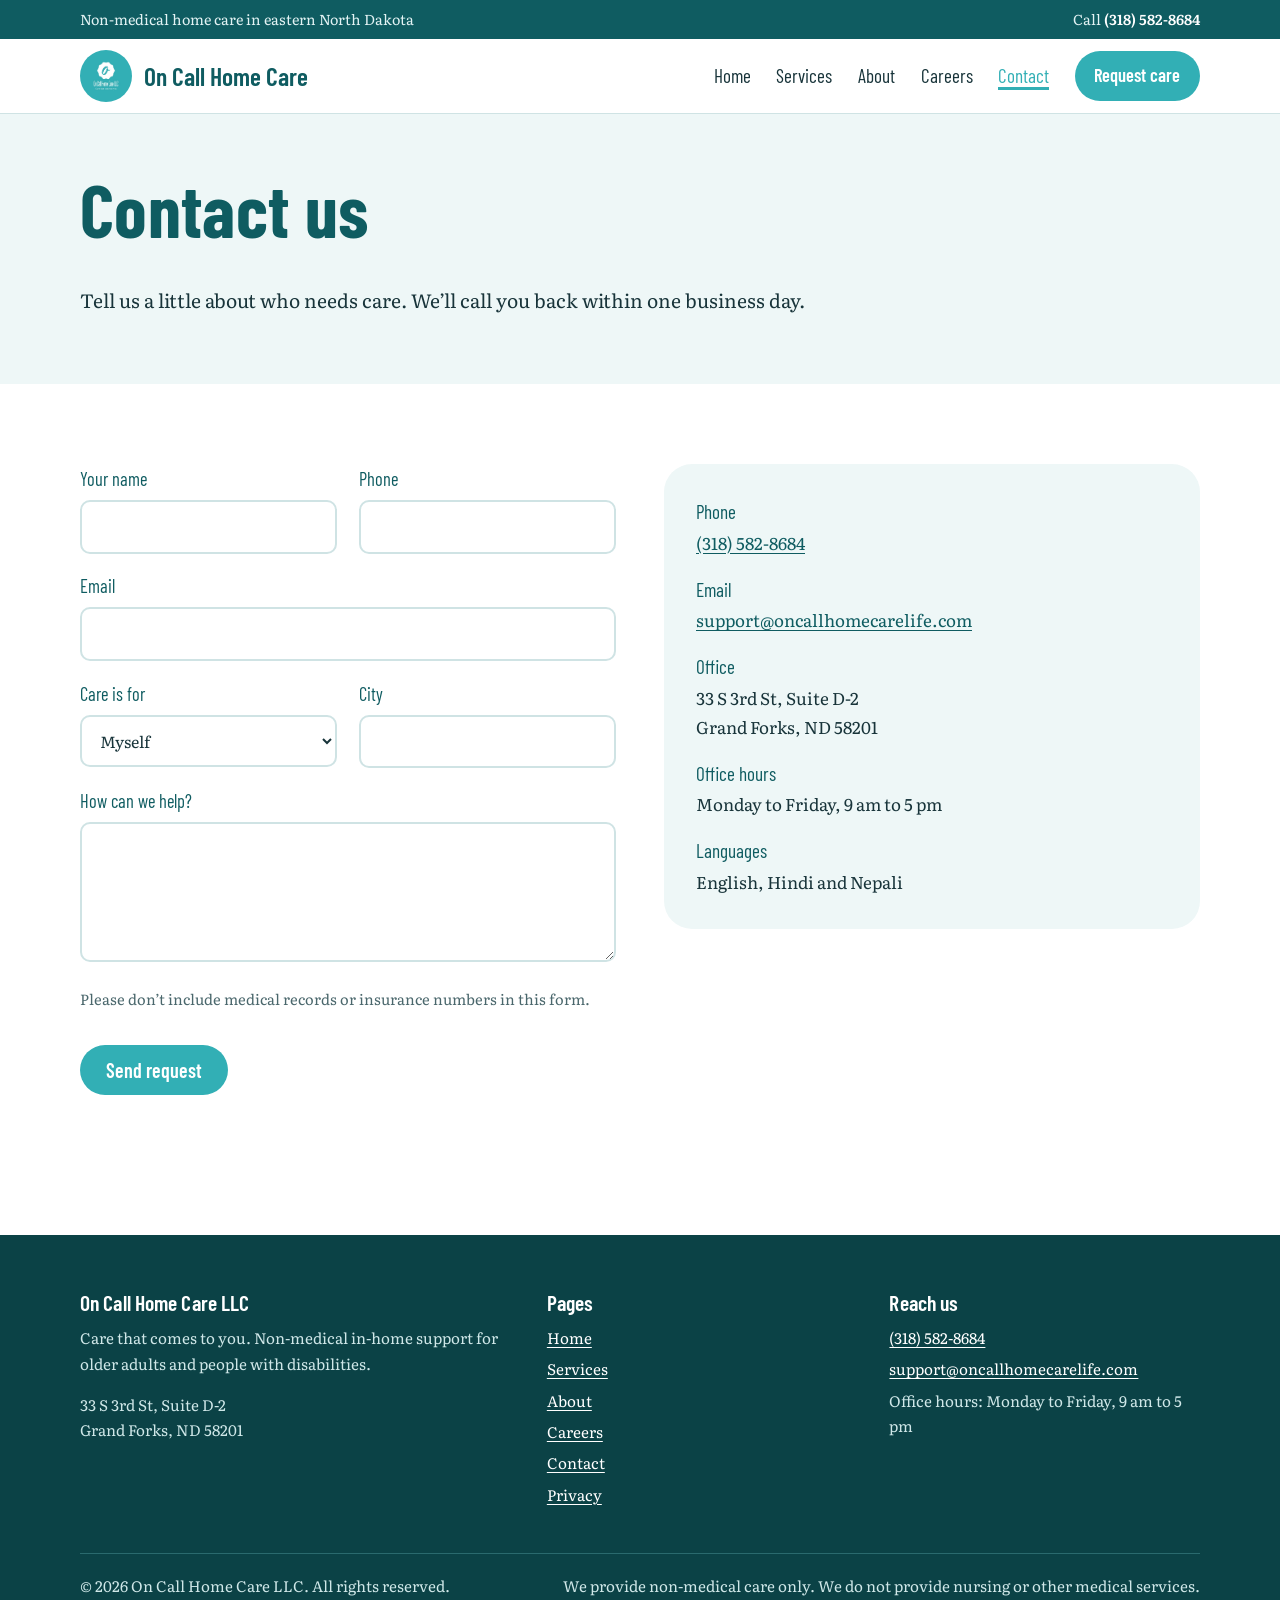
<file: contact.html>
<!DOCTYPE html>
<html lang="en">
<head>
<meta charset="UTF-8">
<meta name="viewport" content="width=device-width, initial-scale=1">
<title>Contact | On Call Home Care LLC</title>
<meta name="description" content="Non-medical home care in Grand Forks and eastern North Dakota: personal care, companionship, meals, housekeeping and respite.">
<meta property="og:title" content="Contact | On Call Home Care LLC">
<meta property="og:description" content="Non-medical home care in Grand Forks and eastern North Dakota: personal care, companionship, meals, housekeeping and respite.">
<meta property="og:image" content="img/logo.jpg">
<link rel="icon" type="image/png" href="img/favicon.png">
<link rel="preconnect" href="https://fonts.googleapis.com">
<link rel="preconnect" href="https://fonts.gstatic.com" crossorigin>
<link href="https://fonts.googleapis.com/css2?family=Barlow+Condensed:wght@500;600;700&family=Literata:opsz,wght@7..72,400;7..72,600&display=swap" rel="stylesheet">
<link rel="stylesheet" href="css/style.css">
</head>
<body>
<a class="skip" href="#main">Skip to content</a>
<svg width="0" height="0" aria-hidden="true" style="position:absolute"><clipPath id="scallop" clipPathUnits="objectBoundingBox"><path d="M0.9950,0.5000 L0.9942,0.5086 L0.9917,0.5172 L0.9876,0.5256 L0.9822,0.5337 L0.9757,0.5416 L0.9682,0.5492 L0.9602,0.5565 L0.9519,0.5635 L0.9437,0.5703 L0.9358,0.5768 L0.9286,0.5833 L0.9223,0.5898 L0.9171,0.5963 L0.9131,0.6030 L0.9105,0.6100 L0.9093,0.6174 L0.9093,0.6251 L0.9106,0.6334 L0.9128,0.6421 L0.9158,0.6513 L0.9193,0.6610 L0.9231,0.6709 L0.9268,0.6812 L0.9301,0.6915 L0.9328,0.7018 L0.9345,0.7119 L0.9351,0.7217 L0.9344,0.7310 L0.9323,0.7396 L0.9287,0.7475 L0.9236,0.7545 L0.9172,0.7607 L0.9095,0.7660 L0.9008,0.7703 L0.8911,0.7739 L0.8809,0.7767 L0.8703,0.7790 L0.8596,0.7810 L0.8491,0.7827 L0.8390,0.7844 L0.8295,0.7864 L0.8208,0.7889 L0.8130,0.7919 L0.8063,0.7958 L0.8005,0.8005 L0.7958,0.8063 L0.7919,0.8130 L0.7889,0.8208 L0.7864,0.8295 L0.7844,0.8390 L0.7827,0.8491 L0.7810,0.8596 L0.7790,0.8703 L0.7767,0.8809 L0.7739,0.8911 L0.7703,0.9008 L0.7660,0.9095 L0.7607,0.9172 L0.7545,0.9236 L0.7475,0.9287 L0.7396,0.9323 L0.7310,0.9344 L0.7217,0.9351 L0.7119,0.9345 L0.7018,0.9328 L0.6915,0.9301 L0.6812,0.9268 L0.6709,0.9231 L0.6610,0.9193 L0.6513,0.9158 L0.6421,0.9128 L0.6334,0.9106 L0.6251,0.9093 L0.6174,0.9093 L0.6100,0.9105 L0.6030,0.9131 L0.5963,0.9171 L0.5898,0.9223 L0.5833,0.9286 L0.5768,0.9358 L0.5703,0.9437 L0.5635,0.9519 L0.5565,0.9602 L0.5492,0.9682 L0.5416,0.9757 L0.5337,0.9822 L0.5256,0.9876 L0.5172,0.9917 L0.5086,0.9942 L0.5000,0.9950 L0.4914,0.9942 L0.4828,0.9917 L0.4744,0.9876 L0.4663,0.9822 L0.4584,0.9757 L0.4508,0.9682 L0.4435,0.9602 L0.4365,0.9519 L0.4297,0.9437 L0.4232,0.9358 L0.4167,0.9286 L0.4102,0.9223 L0.4037,0.9171 L0.3970,0.9131 L0.3900,0.9105 L0.3826,0.9093 L0.3749,0.9093 L0.3666,0.9106 L0.3579,0.9128 L0.3487,0.9158 L0.3390,0.9193 L0.3291,0.9231 L0.3188,0.9268 L0.3085,0.9301 L0.2982,0.9328 L0.2881,0.9345 L0.2783,0.9351 L0.2690,0.9344 L0.2604,0.9323 L0.2525,0.9287 L0.2455,0.9236 L0.2393,0.9172 L0.2340,0.9095 L0.2297,0.9008 L0.2261,0.8911 L0.2233,0.8809 L0.2210,0.8703 L0.2190,0.8596 L0.2173,0.8491 L0.2156,0.8390 L0.2136,0.8295 L0.2111,0.8208 L0.2081,0.8130 L0.2042,0.8063 L0.1995,0.8005 L0.1937,0.7958 L0.1870,0.7919 L0.1792,0.7889 L0.1705,0.7864 L0.1610,0.7844 L0.1509,0.7827 L0.1404,0.7810 L0.1297,0.7790 L0.1191,0.7767 L0.1089,0.7739 L0.0992,0.7703 L0.0905,0.7660 L0.0828,0.7607 L0.0764,0.7545 L0.0713,0.7475 L0.0677,0.7396 L0.0656,0.7310 L0.0649,0.7217 L0.0655,0.7119 L0.0672,0.7018 L0.0699,0.6915 L0.0732,0.6812 L0.0769,0.6709 L0.0807,0.6610 L0.0842,0.6513 L0.0872,0.6421 L0.0894,0.6334 L0.0907,0.6251 L0.0907,0.6174 L0.0895,0.6100 L0.0869,0.6030 L0.0829,0.5963 L0.0777,0.5898 L0.0714,0.5833 L0.0642,0.5768 L0.0563,0.5703 L0.0481,0.5635 L0.0398,0.5565 L0.0318,0.5492 L0.0243,0.5416 L0.0178,0.5337 L0.0124,0.5256 L0.0083,0.5172 L0.0058,0.5086 L0.0050,0.5000 L0.0058,0.4914 L0.0083,0.4828 L0.0124,0.4744 L0.0178,0.4663 L0.0243,0.4584 L0.0318,0.4508 L0.0398,0.4435 L0.0481,0.4365 L0.0563,0.4297 L0.0642,0.4232 L0.0714,0.4167 L0.0777,0.4102 L0.0829,0.4037 L0.0869,0.3970 L0.0895,0.3900 L0.0907,0.3826 L0.0907,0.3749 L0.0894,0.3666 L0.0872,0.3579 L0.0842,0.3487 L0.0807,0.3390 L0.0769,0.3291 L0.0732,0.3188 L0.0699,0.3085 L0.0672,0.2982 L0.0655,0.2881 L0.0649,0.2783 L0.0656,0.2690 L0.0677,0.2604 L0.0713,0.2525 L0.0764,0.2455 L0.0828,0.2393 L0.0905,0.2340 L0.0992,0.2297 L0.1089,0.2261 L0.1191,0.2233 L0.1297,0.2210 L0.1404,0.2190 L0.1509,0.2173 L0.1610,0.2156 L0.1705,0.2136 L0.1792,0.2111 L0.1870,0.2081 L0.1937,0.2042 L0.1995,0.1995 L0.2042,0.1937 L0.2081,0.1870 L0.2111,0.1792 L0.2136,0.1705 L0.2156,0.1610 L0.2173,0.1509 L0.2190,0.1404 L0.2210,0.1297 L0.2233,0.1191 L0.2261,0.1089 L0.2297,0.0992 L0.2340,0.0905 L0.2393,0.0828 L0.2455,0.0764 L0.2525,0.0713 L0.2604,0.0677 L0.2690,0.0656 L0.2783,0.0649 L0.2881,0.0655 L0.2982,0.0672 L0.3085,0.0699 L0.3188,0.0732 L0.3291,0.0769 L0.3390,0.0807 L0.3487,0.0842 L0.3579,0.0872 L0.3666,0.0894 L0.3749,0.0907 L0.3826,0.0907 L0.3900,0.0895 L0.3970,0.0869 L0.4037,0.0829 L0.4102,0.0777 L0.4167,0.0714 L0.4232,0.0642 L0.4297,0.0563 L0.4365,0.0481 L0.4435,0.0398 L0.4508,0.0318 L0.4584,0.0243 L0.4663,0.0178 L0.4744,0.0124 L0.4828,0.0083 L0.4914,0.0058 L0.5000,0.0050 L0.5086,0.0058 L0.5172,0.0083 L0.5256,0.0124 L0.5337,0.0178 L0.5416,0.0243 L0.5492,0.0318 L0.5565,0.0398 L0.5635,0.0481 L0.5703,0.0563 L0.5768,0.0642 L0.5833,0.0714 L0.5898,0.0777 L0.5963,0.0829 L0.6030,0.0869 L0.6100,0.0895 L0.6174,0.0907 L0.6251,0.0907 L0.6334,0.0894 L0.6421,0.0872 L0.6513,0.0842 L0.6610,0.0807 L0.6709,0.0769 L0.6812,0.0732 L0.6915,0.0699 L0.7018,0.0672 L0.7119,0.0655 L0.7217,0.0649 L0.7310,0.0656 L0.7396,0.0677 L0.7475,0.0713 L0.7545,0.0764 L0.7607,0.0828 L0.7660,0.0905 L0.7703,0.0992 L0.7739,0.1089 L0.7767,0.1191 L0.7790,0.1297 L0.7810,0.1404 L0.7827,0.1509 L0.7844,0.1610 L0.7864,0.1705 L0.7889,0.1792 L0.7919,0.1870 L0.7958,0.1937 L0.8005,0.1995 L0.8063,0.2042 L0.8130,0.2081 L0.8208,0.2111 L0.8295,0.2136 L0.8390,0.2156 L0.8491,0.2173 L0.8596,0.2190 L0.8703,0.2210 L0.8809,0.2233 L0.8911,0.2261 L0.9008,0.2297 L0.9095,0.2340 L0.9172,0.2393 L0.9236,0.2455 L0.9287,0.2525 L0.9323,0.2604 L0.9344,0.2690 L0.9351,0.2783 L0.9345,0.2881 L0.9328,0.2982 L0.9301,0.3085 L0.9268,0.3188 L0.9231,0.3291 L0.9193,0.3390 L0.9158,0.3487 L0.9128,0.3579 L0.9106,0.3666 L0.9093,0.3749 L0.9093,0.3826 L0.9105,0.3900 L0.9131,0.3970 L0.9171,0.4037 L0.9223,0.4102 L0.9286,0.4167 L0.9358,0.4232 L0.9437,0.4297 L0.9519,0.4365 L0.9602,0.4435 L0.9682,0.4508 L0.9757,0.4584 L0.9822,0.4663 L0.9876,0.4744 L0.9917,0.4828 L0.9942,0.4914 L0.9950,0.5000 Z"/></clipPath></svg>
<div class="topbar"><div class="wrap">
  <span>Non-medical home care in eastern North Dakota</span>
  <span>Call <a href="tel:+13185828684">(318) 582-8684</a></span>
</div></div>
<header class="site-header"><div class="wrap">
  <a class="brand" href="index.html"><img src="img/logo.jpg" alt="" width="52" height="52"><span>On Call Home Care</span></a>
  <button class="menu-btn" aria-expanded="false" aria-controls="site-nav">Menu</button>
  <nav class="nav" id="site-nav" aria-label="Main"><ul><li><a href="index.html">Home</a></li><li><a href="services.html">Services</a></li><li><a href="about.html">About</a></li><li><a href="careers.html">Careers</a></li><li><a href="contact.html" aria-current="page">Contact</a></li><li><a class="btn btn-primary" href="contact.html">Request care</a></li></ul></nav>
</div></header>
<main id="main">

<section class="page-head"><div class="wrap"><h1>Contact us</h1><p>Tell us a little about who needs care. We’ll call you back within one business day.</p></div></section>
<section class="section"><div class="wrap split" style="align-items:start">
  <form data-mailto="Home care request" novalidate>
    <div class="form-grid">
      <div><label for="c-name">Your name</label><input id="c-name" name="Name" required autocomplete="name"></div>
      <div><label for="c-phone">Phone</label><input id="c-phone" name="Phone" type="tel" required autocomplete="tel"></div>
      <div class="full"><label for="c-email">Email</label><input id="c-email" name="Email" type="email" autocomplete="email"></div>
      <div><label for="c-for">Care is for</label><select id="c-for" name="Care is for"><option>Myself</option><option>A parent</option><option>A spouse or partner</option><option>Someone else</option></select></div>
      <div><label for="c-city">City</label><input id="c-city" name="City"></div>
      <div class="full"><label for="c-msg">How can we help?</label><textarea id="c-msg" name="Message" required></textarea></div>
      <p class="form-note full">Please don’t include medical records or insurance numbers in this form.</p>
      <div class="full"><button class="btn btn-primary" type="submit">Send request</button></div>
      <p class="form-status full" role="status"></p>
    </div>
  </form>
  <div class="contact-card">
    <dl>
      <dt>Phone</dt><dd><a href="tel:+13185828684">(318) 582-8684</a></dd>
      <dt>Email</dt><dd><a href="mailto:support@oncallhomecarelife.com">support@oncallhomecarelife.com</a></dd>
      <dt>Office</dt><dd>33 S 3rd St, Suite D-2<br>Grand Forks, ND 58201</dd>
      <dt>Office hours</dt><dd>Monday to Friday, 9 am to 5 pm</dd>
      <dt>Languages</dt><dd>English, Hindi and Nepali</dd>
    </dl>
  </div>
</div></section>

</main>
<footer class="site-footer"><div class="wrap">
  <div class="cols">
    <div>
      <h3>On Call Home Care LLC</h3>
      <p>Care that comes to you. Non-medical in-home support for older adults and people with disabilities.</p>
      <p>33 S 3rd St, Suite D-2<br>Grand Forks, ND 58201</p>
    </div>
    <div>
      <h3>Pages</h3>
      <ul><li><a href="index.html">Home</a></li><li><a href="services.html">Services</a></li><li><a href="about.html">About</a></li><li><a href="careers.html">Careers</a></li><li><a href="contact.html">Contact</a></li><li><a href="privacy.html">Privacy</a></li></ul>
    </div>
    <div>
      <h3>Reach us</h3>
      <ul>
        <li><a href="tel:+13185828684">(318) 582-8684</a></li>
        <li><a href="mailto:support@oncallhomecarelife.com">support@oncallhomecarelife.com</a></li>
        <li>Office hours: Monday to Friday, 9 am to 5 pm</li>
      </ul>
    </div>
  </div>
  <div class="legal">
    <span>&copy; <span data-year>2026</span> On Call Home Care LLC. All rights reserved.</span>
    <span>We provide non-medical care only. We do not provide nursing or other medical services.</span>
  </div>
</div></footer>
<script src="js/main.js"></script>
</body>
</html>
</file>
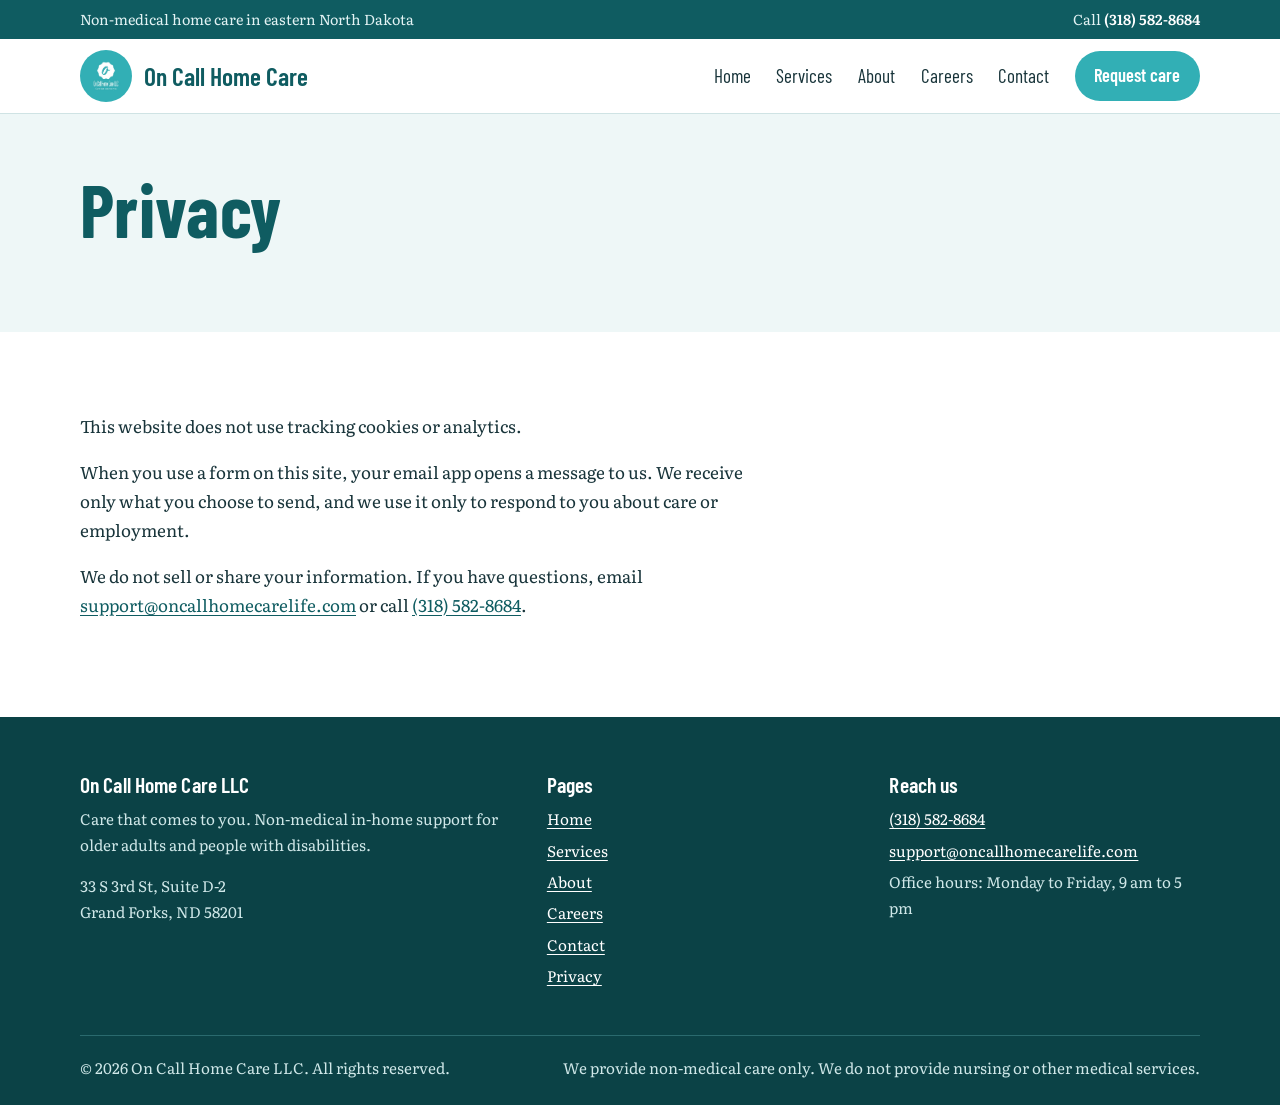
<file: privacy.html>
<!DOCTYPE html>
<html lang="en">
<head>
<meta charset="UTF-8">
<meta name="viewport" content="width=device-width, initial-scale=1">
<title>Privacy | On Call Home Care LLC</title>
<meta name="description" content="Non-medical home care in Grand Forks and eastern North Dakota: personal care, companionship, meals, housekeeping and respite.">
<meta property="og:title" content="Privacy | On Call Home Care LLC">
<meta property="og:description" content="Non-medical home care in Grand Forks and eastern North Dakota: personal care, companionship, meals, housekeeping and respite.">
<meta property="og:image" content="img/logo.jpg">
<link rel="icon" type="image/png" href="img/favicon.png">
<link rel="preconnect" href="https://fonts.googleapis.com">
<link rel="preconnect" href="https://fonts.gstatic.com" crossorigin>
<link href="https://fonts.googleapis.com/css2?family=Barlow+Condensed:wght@500;600;700&family=Literata:opsz,wght@7..72,400;7..72,600&display=swap" rel="stylesheet">
<link rel="stylesheet" href="css/style.css">
</head>
<body>
<a class="skip" href="#main">Skip to content</a>
<svg width="0" height="0" aria-hidden="true" style="position:absolute"><clipPath id="scallop" clipPathUnits="objectBoundingBox"><path d="M0.9950,0.5000 L0.9942,0.5086 L0.9917,0.5172 L0.9876,0.5256 L0.9822,0.5337 L0.9757,0.5416 L0.9682,0.5492 L0.9602,0.5565 L0.9519,0.5635 L0.9437,0.5703 L0.9358,0.5768 L0.9286,0.5833 L0.9223,0.5898 L0.9171,0.5963 L0.9131,0.6030 L0.9105,0.6100 L0.9093,0.6174 L0.9093,0.6251 L0.9106,0.6334 L0.9128,0.6421 L0.9158,0.6513 L0.9193,0.6610 L0.9231,0.6709 L0.9268,0.6812 L0.9301,0.6915 L0.9328,0.7018 L0.9345,0.7119 L0.9351,0.7217 L0.9344,0.7310 L0.9323,0.7396 L0.9287,0.7475 L0.9236,0.7545 L0.9172,0.7607 L0.9095,0.7660 L0.9008,0.7703 L0.8911,0.7739 L0.8809,0.7767 L0.8703,0.7790 L0.8596,0.7810 L0.8491,0.7827 L0.8390,0.7844 L0.8295,0.7864 L0.8208,0.7889 L0.8130,0.7919 L0.8063,0.7958 L0.8005,0.8005 L0.7958,0.8063 L0.7919,0.8130 L0.7889,0.8208 L0.7864,0.8295 L0.7844,0.8390 L0.7827,0.8491 L0.7810,0.8596 L0.7790,0.8703 L0.7767,0.8809 L0.7739,0.8911 L0.7703,0.9008 L0.7660,0.9095 L0.7607,0.9172 L0.7545,0.9236 L0.7475,0.9287 L0.7396,0.9323 L0.7310,0.9344 L0.7217,0.9351 L0.7119,0.9345 L0.7018,0.9328 L0.6915,0.9301 L0.6812,0.9268 L0.6709,0.9231 L0.6610,0.9193 L0.6513,0.9158 L0.6421,0.9128 L0.6334,0.9106 L0.6251,0.9093 L0.6174,0.9093 L0.6100,0.9105 L0.6030,0.9131 L0.5963,0.9171 L0.5898,0.9223 L0.5833,0.9286 L0.5768,0.9358 L0.5703,0.9437 L0.5635,0.9519 L0.5565,0.9602 L0.5492,0.9682 L0.5416,0.9757 L0.5337,0.9822 L0.5256,0.9876 L0.5172,0.9917 L0.5086,0.9942 L0.5000,0.9950 L0.4914,0.9942 L0.4828,0.9917 L0.4744,0.9876 L0.4663,0.9822 L0.4584,0.9757 L0.4508,0.9682 L0.4435,0.9602 L0.4365,0.9519 L0.4297,0.9437 L0.4232,0.9358 L0.4167,0.9286 L0.4102,0.9223 L0.4037,0.9171 L0.3970,0.9131 L0.3900,0.9105 L0.3826,0.9093 L0.3749,0.9093 L0.3666,0.9106 L0.3579,0.9128 L0.3487,0.9158 L0.3390,0.9193 L0.3291,0.9231 L0.3188,0.9268 L0.3085,0.9301 L0.2982,0.9328 L0.2881,0.9345 L0.2783,0.9351 L0.2690,0.9344 L0.2604,0.9323 L0.2525,0.9287 L0.2455,0.9236 L0.2393,0.9172 L0.2340,0.9095 L0.2297,0.9008 L0.2261,0.8911 L0.2233,0.8809 L0.2210,0.8703 L0.2190,0.8596 L0.2173,0.8491 L0.2156,0.8390 L0.2136,0.8295 L0.2111,0.8208 L0.2081,0.8130 L0.2042,0.8063 L0.1995,0.8005 L0.1937,0.7958 L0.1870,0.7919 L0.1792,0.7889 L0.1705,0.7864 L0.1610,0.7844 L0.1509,0.7827 L0.1404,0.7810 L0.1297,0.7790 L0.1191,0.7767 L0.1089,0.7739 L0.0992,0.7703 L0.0905,0.7660 L0.0828,0.7607 L0.0764,0.7545 L0.0713,0.7475 L0.0677,0.7396 L0.0656,0.7310 L0.0649,0.7217 L0.0655,0.7119 L0.0672,0.7018 L0.0699,0.6915 L0.0732,0.6812 L0.0769,0.6709 L0.0807,0.6610 L0.0842,0.6513 L0.0872,0.6421 L0.0894,0.6334 L0.0907,0.6251 L0.0907,0.6174 L0.0895,0.6100 L0.0869,0.6030 L0.0829,0.5963 L0.0777,0.5898 L0.0714,0.5833 L0.0642,0.5768 L0.0563,0.5703 L0.0481,0.5635 L0.0398,0.5565 L0.0318,0.5492 L0.0243,0.5416 L0.0178,0.5337 L0.0124,0.5256 L0.0083,0.5172 L0.0058,0.5086 L0.0050,0.5000 L0.0058,0.4914 L0.0083,0.4828 L0.0124,0.4744 L0.0178,0.4663 L0.0243,0.4584 L0.0318,0.4508 L0.0398,0.4435 L0.0481,0.4365 L0.0563,0.4297 L0.0642,0.4232 L0.0714,0.4167 L0.0777,0.4102 L0.0829,0.4037 L0.0869,0.3970 L0.0895,0.3900 L0.0907,0.3826 L0.0907,0.3749 L0.0894,0.3666 L0.0872,0.3579 L0.0842,0.3487 L0.0807,0.3390 L0.0769,0.3291 L0.0732,0.3188 L0.0699,0.3085 L0.0672,0.2982 L0.0655,0.2881 L0.0649,0.2783 L0.0656,0.2690 L0.0677,0.2604 L0.0713,0.2525 L0.0764,0.2455 L0.0828,0.2393 L0.0905,0.2340 L0.0992,0.2297 L0.1089,0.2261 L0.1191,0.2233 L0.1297,0.2210 L0.1404,0.2190 L0.1509,0.2173 L0.1610,0.2156 L0.1705,0.2136 L0.1792,0.2111 L0.1870,0.2081 L0.1937,0.2042 L0.1995,0.1995 L0.2042,0.1937 L0.2081,0.1870 L0.2111,0.1792 L0.2136,0.1705 L0.2156,0.1610 L0.2173,0.1509 L0.2190,0.1404 L0.2210,0.1297 L0.2233,0.1191 L0.2261,0.1089 L0.2297,0.0992 L0.2340,0.0905 L0.2393,0.0828 L0.2455,0.0764 L0.2525,0.0713 L0.2604,0.0677 L0.2690,0.0656 L0.2783,0.0649 L0.2881,0.0655 L0.2982,0.0672 L0.3085,0.0699 L0.3188,0.0732 L0.3291,0.0769 L0.3390,0.0807 L0.3487,0.0842 L0.3579,0.0872 L0.3666,0.0894 L0.3749,0.0907 L0.3826,0.0907 L0.3900,0.0895 L0.3970,0.0869 L0.4037,0.0829 L0.4102,0.0777 L0.4167,0.0714 L0.4232,0.0642 L0.4297,0.0563 L0.4365,0.0481 L0.4435,0.0398 L0.4508,0.0318 L0.4584,0.0243 L0.4663,0.0178 L0.4744,0.0124 L0.4828,0.0083 L0.4914,0.0058 L0.5000,0.0050 L0.5086,0.0058 L0.5172,0.0083 L0.5256,0.0124 L0.5337,0.0178 L0.5416,0.0243 L0.5492,0.0318 L0.5565,0.0398 L0.5635,0.0481 L0.5703,0.0563 L0.5768,0.0642 L0.5833,0.0714 L0.5898,0.0777 L0.5963,0.0829 L0.6030,0.0869 L0.6100,0.0895 L0.6174,0.0907 L0.6251,0.0907 L0.6334,0.0894 L0.6421,0.0872 L0.6513,0.0842 L0.6610,0.0807 L0.6709,0.0769 L0.6812,0.0732 L0.6915,0.0699 L0.7018,0.0672 L0.7119,0.0655 L0.7217,0.0649 L0.7310,0.0656 L0.7396,0.0677 L0.7475,0.0713 L0.7545,0.0764 L0.7607,0.0828 L0.7660,0.0905 L0.7703,0.0992 L0.7739,0.1089 L0.7767,0.1191 L0.7790,0.1297 L0.7810,0.1404 L0.7827,0.1509 L0.7844,0.1610 L0.7864,0.1705 L0.7889,0.1792 L0.7919,0.1870 L0.7958,0.1937 L0.8005,0.1995 L0.8063,0.2042 L0.8130,0.2081 L0.8208,0.2111 L0.8295,0.2136 L0.8390,0.2156 L0.8491,0.2173 L0.8596,0.2190 L0.8703,0.2210 L0.8809,0.2233 L0.8911,0.2261 L0.9008,0.2297 L0.9095,0.2340 L0.9172,0.2393 L0.9236,0.2455 L0.9287,0.2525 L0.9323,0.2604 L0.9344,0.2690 L0.9351,0.2783 L0.9345,0.2881 L0.9328,0.2982 L0.9301,0.3085 L0.9268,0.3188 L0.9231,0.3291 L0.9193,0.3390 L0.9158,0.3487 L0.9128,0.3579 L0.9106,0.3666 L0.9093,0.3749 L0.9093,0.3826 L0.9105,0.3900 L0.9131,0.3970 L0.9171,0.4037 L0.9223,0.4102 L0.9286,0.4167 L0.9358,0.4232 L0.9437,0.4297 L0.9519,0.4365 L0.9602,0.4435 L0.9682,0.4508 L0.9757,0.4584 L0.9822,0.4663 L0.9876,0.4744 L0.9917,0.4828 L0.9942,0.4914 L0.9950,0.5000 Z"/></clipPath></svg>
<div class="topbar"><div class="wrap">
  <span>Non-medical home care in eastern North Dakota</span>
  <span>Call <a href="tel:+13185828684">(318) 582-8684</a></span>
</div></div>
<header class="site-header"><div class="wrap">
  <a class="brand" href="index.html"><img src="img/logo.jpg" alt="" width="52" height="52"><span>On Call Home Care</span></a>
  <button class="menu-btn" aria-expanded="false" aria-controls="site-nav">Menu</button>
  <nav class="nav" id="site-nav" aria-label="Main"><ul><li><a href="index.html">Home</a></li><li><a href="services.html">Services</a></li><li><a href="about.html">About</a></li><li><a href="careers.html">Careers</a></li><li><a href="contact.html">Contact</a></li><li><a class="btn btn-primary" href="contact.html">Request care</a></li></ul></nav>
</div></header>
<main id="main">

<section class="page-head"><div class="wrap"><h1>Privacy</h1></div></section>
<section class="section"><div class="wrap">
<p>This website does not use tracking cookies or analytics.</p>
<p>When you use a form on this site, your email app opens a message to us. We receive only what you choose to send, and we use it only to respond to you about care or employment.</p>
<p>We do not sell or share your information. If you have questions, email <a href="mailto:support@oncallhomecarelife.com">support@oncallhomecarelife.com</a> or call <a href="tel:+13185828684">(318) 582-8684</a>.</p>
</div></section>

</main>
<footer class="site-footer"><div class="wrap">
  <div class="cols">
    <div>
      <h3>On Call Home Care LLC</h3>
      <p>Care that comes to you. Non-medical in-home support for older adults and people with disabilities.</p>
      <p>33 S 3rd St, Suite D-2<br>Grand Forks, ND 58201</p>
    </div>
    <div>
      <h3>Pages</h3>
      <ul><li><a href="index.html">Home</a></li><li><a href="services.html">Services</a></li><li><a href="about.html">About</a></li><li><a href="careers.html">Careers</a></li><li><a href="contact.html">Contact</a></li><li><a href="privacy.html">Privacy</a></li></ul>
    </div>
    <div>
      <h3>Reach us</h3>
      <ul>
        <li><a href="tel:+13185828684">(318) 582-8684</a></li>
        <li><a href="mailto:support@oncallhomecarelife.com">support@oncallhomecarelife.com</a></li>
        <li>Office hours: Monday to Friday, 9 am to 5 pm</li>
      </ul>
    </div>
  </div>
  <div class="legal">
    <span>&copy; <span data-year>2026</span> On Call Home Care LLC. All rights reserved.</span>
    <span>We provide non-medical care only. We do not provide nursing or other medical services.</span>
  </div>
</div></footer>
<script src="js/main.js"></script>
</body>
</html>
</file>
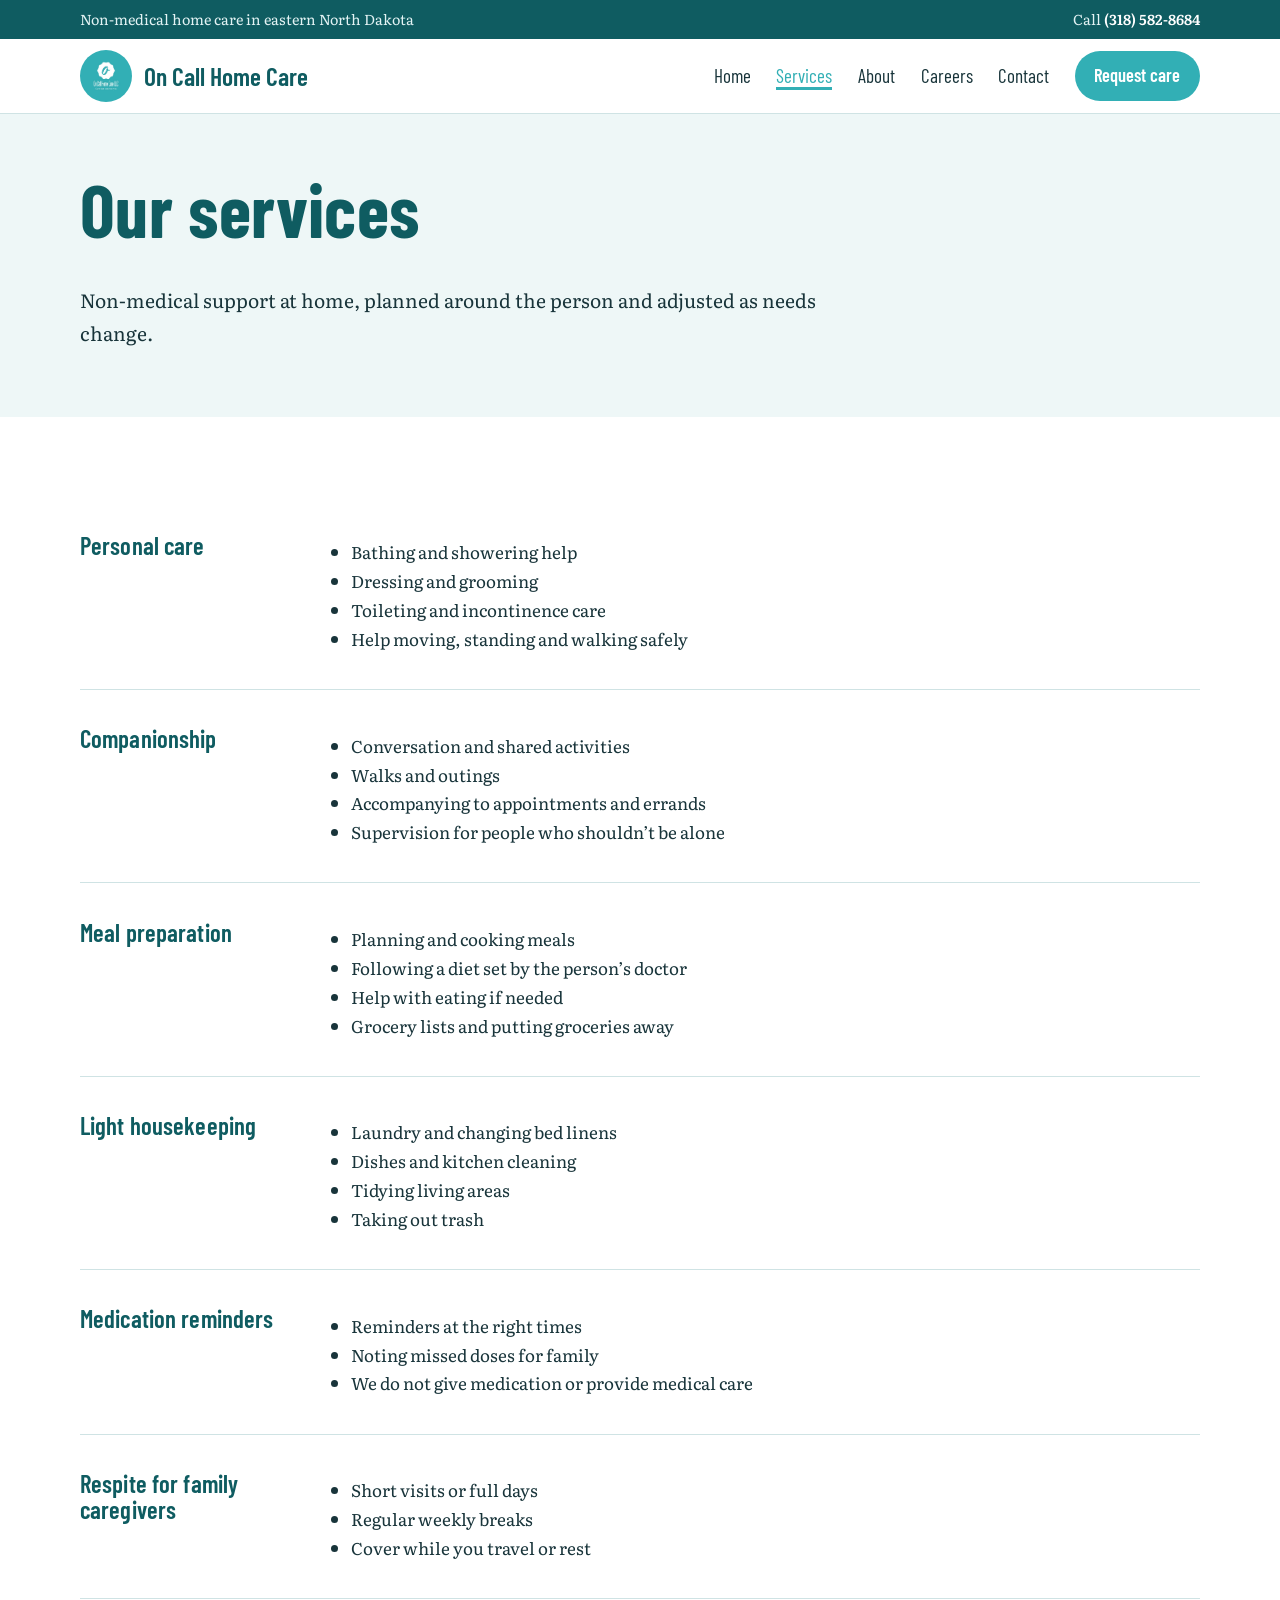
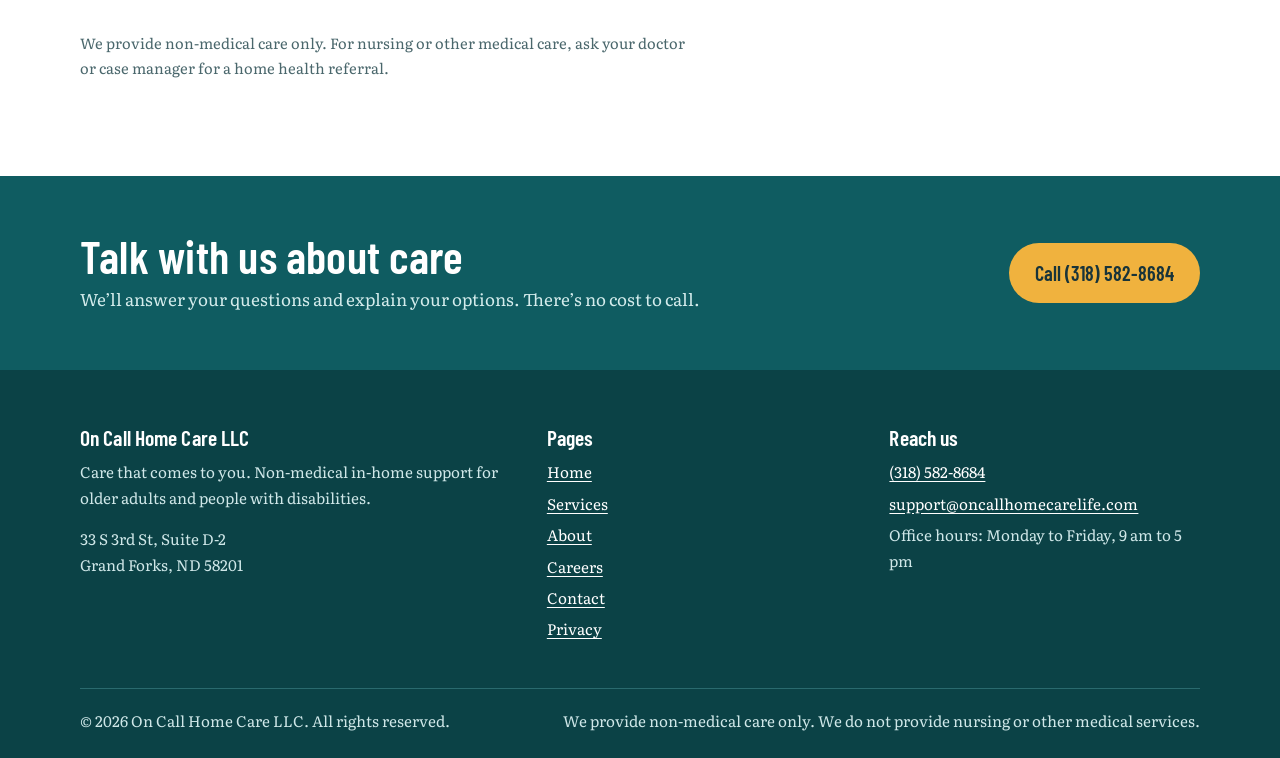
<file: services.html>
<!DOCTYPE html>
<html lang="en">
<head>
<meta charset="UTF-8">
<meta name="viewport" content="width=device-width, initial-scale=1">
<title>Services | On Call Home Care LLC</title>
<meta name="description" content="Non-medical home care in Grand Forks and eastern North Dakota: personal care, companionship, meals, housekeeping and respite.">
<meta property="og:title" content="Services | On Call Home Care LLC">
<meta property="og:description" content="Non-medical home care in Grand Forks and eastern North Dakota: personal care, companionship, meals, housekeeping and respite.">
<meta property="og:image" content="img/logo.jpg">
<link rel="icon" type="image/png" href="img/favicon.png">
<link rel="preconnect" href="https://fonts.googleapis.com">
<link rel="preconnect" href="https://fonts.gstatic.com" crossorigin>
<link href="https://fonts.googleapis.com/css2?family=Barlow+Condensed:wght@500;600;700&family=Literata:opsz,wght@7..72,400;7..72,600&display=swap" rel="stylesheet">
<link rel="stylesheet" href="css/style.css">
</head>
<body>
<a class="skip" href="#main">Skip to content</a>
<svg width="0" height="0" aria-hidden="true" style="position:absolute"><clipPath id="scallop" clipPathUnits="objectBoundingBox"><path d="M0.9950,0.5000 L0.9942,0.5086 L0.9917,0.5172 L0.9876,0.5256 L0.9822,0.5337 L0.9757,0.5416 L0.9682,0.5492 L0.9602,0.5565 L0.9519,0.5635 L0.9437,0.5703 L0.9358,0.5768 L0.9286,0.5833 L0.9223,0.5898 L0.9171,0.5963 L0.9131,0.6030 L0.9105,0.6100 L0.9093,0.6174 L0.9093,0.6251 L0.9106,0.6334 L0.9128,0.6421 L0.9158,0.6513 L0.9193,0.6610 L0.9231,0.6709 L0.9268,0.6812 L0.9301,0.6915 L0.9328,0.7018 L0.9345,0.7119 L0.9351,0.7217 L0.9344,0.7310 L0.9323,0.7396 L0.9287,0.7475 L0.9236,0.7545 L0.9172,0.7607 L0.9095,0.7660 L0.9008,0.7703 L0.8911,0.7739 L0.8809,0.7767 L0.8703,0.7790 L0.8596,0.7810 L0.8491,0.7827 L0.8390,0.7844 L0.8295,0.7864 L0.8208,0.7889 L0.8130,0.7919 L0.8063,0.7958 L0.8005,0.8005 L0.7958,0.8063 L0.7919,0.8130 L0.7889,0.8208 L0.7864,0.8295 L0.7844,0.8390 L0.7827,0.8491 L0.7810,0.8596 L0.7790,0.8703 L0.7767,0.8809 L0.7739,0.8911 L0.7703,0.9008 L0.7660,0.9095 L0.7607,0.9172 L0.7545,0.9236 L0.7475,0.9287 L0.7396,0.9323 L0.7310,0.9344 L0.7217,0.9351 L0.7119,0.9345 L0.7018,0.9328 L0.6915,0.9301 L0.6812,0.9268 L0.6709,0.9231 L0.6610,0.9193 L0.6513,0.9158 L0.6421,0.9128 L0.6334,0.9106 L0.6251,0.9093 L0.6174,0.9093 L0.6100,0.9105 L0.6030,0.9131 L0.5963,0.9171 L0.5898,0.9223 L0.5833,0.9286 L0.5768,0.9358 L0.5703,0.9437 L0.5635,0.9519 L0.5565,0.9602 L0.5492,0.9682 L0.5416,0.9757 L0.5337,0.9822 L0.5256,0.9876 L0.5172,0.9917 L0.5086,0.9942 L0.5000,0.9950 L0.4914,0.9942 L0.4828,0.9917 L0.4744,0.9876 L0.4663,0.9822 L0.4584,0.9757 L0.4508,0.9682 L0.4435,0.9602 L0.4365,0.9519 L0.4297,0.9437 L0.4232,0.9358 L0.4167,0.9286 L0.4102,0.9223 L0.4037,0.9171 L0.3970,0.9131 L0.3900,0.9105 L0.3826,0.9093 L0.3749,0.9093 L0.3666,0.9106 L0.3579,0.9128 L0.3487,0.9158 L0.3390,0.9193 L0.3291,0.9231 L0.3188,0.9268 L0.3085,0.9301 L0.2982,0.9328 L0.2881,0.9345 L0.2783,0.9351 L0.2690,0.9344 L0.2604,0.9323 L0.2525,0.9287 L0.2455,0.9236 L0.2393,0.9172 L0.2340,0.9095 L0.2297,0.9008 L0.2261,0.8911 L0.2233,0.8809 L0.2210,0.8703 L0.2190,0.8596 L0.2173,0.8491 L0.2156,0.8390 L0.2136,0.8295 L0.2111,0.8208 L0.2081,0.8130 L0.2042,0.8063 L0.1995,0.8005 L0.1937,0.7958 L0.1870,0.7919 L0.1792,0.7889 L0.1705,0.7864 L0.1610,0.7844 L0.1509,0.7827 L0.1404,0.7810 L0.1297,0.7790 L0.1191,0.7767 L0.1089,0.7739 L0.0992,0.7703 L0.0905,0.7660 L0.0828,0.7607 L0.0764,0.7545 L0.0713,0.7475 L0.0677,0.7396 L0.0656,0.7310 L0.0649,0.7217 L0.0655,0.7119 L0.0672,0.7018 L0.0699,0.6915 L0.0732,0.6812 L0.0769,0.6709 L0.0807,0.6610 L0.0842,0.6513 L0.0872,0.6421 L0.0894,0.6334 L0.0907,0.6251 L0.0907,0.6174 L0.0895,0.6100 L0.0869,0.6030 L0.0829,0.5963 L0.0777,0.5898 L0.0714,0.5833 L0.0642,0.5768 L0.0563,0.5703 L0.0481,0.5635 L0.0398,0.5565 L0.0318,0.5492 L0.0243,0.5416 L0.0178,0.5337 L0.0124,0.5256 L0.0083,0.5172 L0.0058,0.5086 L0.0050,0.5000 L0.0058,0.4914 L0.0083,0.4828 L0.0124,0.4744 L0.0178,0.4663 L0.0243,0.4584 L0.0318,0.4508 L0.0398,0.4435 L0.0481,0.4365 L0.0563,0.4297 L0.0642,0.4232 L0.0714,0.4167 L0.0777,0.4102 L0.0829,0.4037 L0.0869,0.3970 L0.0895,0.3900 L0.0907,0.3826 L0.0907,0.3749 L0.0894,0.3666 L0.0872,0.3579 L0.0842,0.3487 L0.0807,0.3390 L0.0769,0.3291 L0.0732,0.3188 L0.0699,0.3085 L0.0672,0.2982 L0.0655,0.2881 L0.0649,0.2783 L0.0656,0.2690 L0.0677,0.2604 L0.0713,0.2525 L0.0764,0.2455 L0.0828,0.2393 L0.0905,0.2340 L0.0992,0.2297 L0.1089,0.2261 L0.1191,0.2233 L0.1297,0.2210 L0.1404,0.2190 L0.1509,0.2173 L0.1610,0.2156 L0.1705,0.2136 L0.1792,0.2111 L0.1870,0.2081 L0.1937,0.2042 L0.1995,0.1995 L0.2042,0.1937 L0.2081,0.1870 L0.2111,0.1792 L0.2136,0.1705 L0.2156,0.1610 L0.2173,0.1509 L0.2190,0.1404 L0.2210,0.1297 L0.2233,0.1191 L0.2261,0.1089 L0.2297,0.0992 L0.2340,0.0905 L0.2393,0.0828 L0.2455,0.0764 L0.2525,0.0713 L0.2604,0.0677 L0.2690,0.0656 L0.2783,0.0649 L0.2881,0.0655 L0.2982,0.0672 L0.3085,0.0699 L0.3188,0.0732 L0.3291,0.0769 L0.3390,0.0807 L0.3487,0.0842 L0.3579,0.0872 L0.3666,0.0894 L0.3749,0.0907 L0.3826,0.0907 L0.3900,0.0895 L0.3970,0.0869 L0.4037,0.0829 L0.4102,0.0777 L0.4167,0.0714 L0.4232,0.0642 L0.4297,0.0563 L0.4365,0.0481 L0.4435,0.0398 L0.4508,0.0318 L0.4584,0.0243 L0.4663,0.0178 L0.4744,0.0124 L0.4828,0.0083 L0.4914,0.0058 L0.5000,0.0050 L0.5086,0.0058 L0.5172,0.0083 L0.5256,0.0124 L0.5337,0.0178 L0.5416,0.0243 L0.5492,0.0318 L0.5565,0.0398 L0.5635,0.0481 L0.5703,0.0563 L0.5768,0.0642 L0.5833,0.0714 L0.5898,0.0777 L0.5963,0.0829 L0.6030,0.0869 L0.6100,0.0895 L0.6174,0.0907 L0.6251,0.0907 L0.6334,0.0894 L0.6421,0.0872 L0.6513,0.0842 L0.6610,0.0807 L0.6709,0.0769 L0.6812,0.0732 L0.6915,0.0699 L0.7018,0.0672 L0.7119,0.0655 L0.7217,0.0649 L0.7310,0.0656 L0.7396,0.0677 L0.7475,0.0713 L0.7545,0.0764 L0.7607,0.0828 L0.7660,0.0905 L0.7703,0.0992 L0.7739,0.1089 L0.7767,0.1191 L0.7790,0.1297 L0.7810,0.1404 L0.7827,0.1509 L0.7844,0.1610 L0.7864,0.1705 L0.7889,0.1792 L0.7919,0.1870 L0.7958,0.1937 L0.8005,0.1995 L0.8063,0.2042 L0.8130,0.2081 L0.8208,0.2111 L0.8295,0.2136 L0.8390,0.2156 L0.8491,0.2173 L0.8596,0.2190 L0.8703,0.2210 L0.8809,0.2233 L0.8911,0.2261 L0.9008,0.2297 L0.9095,0.2340 L0.9172,0.2393 L0.9236,0.2455 L0.9287,0.2525 L0.9323,0.2604 L0.9344,0.2690 L0.9351,0.2783 L0.9345,0.2881 L0.9328,0.2982 L0.9301,0.3085 L0.9268,0.3188 L0.9231,0.3291 L0.9193,0.3390 L0.9158,0.3487 L0.9128,0.3579 L0.9106,0.3666 L0.9093,0.3749 L0.9093,0.3826 L0.9105,0.3900 L0.9131,0.3970 L0.9171,0.4037 L0.9223,0.4102 L0.9286,0.4167 L0.9358,0.4232 L0.9437,0.4297 L0.9519,0.4365 L0.9602,0.4435 L0.9682,0.4508 L0.9757,0.4584 L0.9822,0.4663 L0.9876,0.4744 L0.9917,0.4828 L0.9942,0.4914 L0.9950,0.5000 Z"/></clipPath></svg>
<div class="topbar"><div class="wrap">
  <span>Non-medical home care in eastern North Dakota</span>
  <span>Call <a href="tel:+13185828684">(318) 582-8684</a></span>
</div></div>
<header class="site-header"><div class="wrap">
  <a class="brand" href="index.html"><img src="img/logo.jpg" alt="" width="52" height="52"><span>On Call Home Care</span></a>
  <button class="menu-btn" aria-expanded="false" aria-controls="site-nav">Menu</button>
  <nav class="nav" id="site-nav" aria-label="Main"><ul><li><a href="index.html">Home</a></li><li><a href="services.html" aria-current="page">Services</a></li><li><a href="about.html">About</a></li><li><a href="careers.html">Careers</a></li><li><a href="contact.html">Contact</a></li><li><a class="btn btn-primary" href="contact.html">Request care</a></li></ul></nav>
</div></header>
<main id="main">

<section class="page-head"><div class="wrap"><h1>Our services</h1><p>Non-medical support at home, planned around the person and adjusted as needs change.</p></div></section>
<section class="section"><div class="wrap"><div class="detail"><h3>Personal care</h3><ul><li>Bathing and showering help</li><li>Dressing and grooming</li><li>Toileting and incontinence care</li><li>Help moving, standing and walking safely</li></ul></div><div class="detail"><h3>Companionship</h3><ul><li>Conversation and shared activities</li><li>Walks and outings</li><li>Accompanying to appointments and errands</li><li>Supervision for people who shouldn’t be alone</li></ul></div><div class="detail"><h3>Meal preparation</h3><ul><li>Planning and cooking meals</li><li>Following a diet set by the person’s doctor</li><li>Help with eating if needed</li><li>Grocery lists and putting groceries away</li></ul></div><div class="detail"><h3>Light housekeeping</h3><ul><li>Laundry and changing bed linens</li><li>Dishes and kitchen cleaning</li><li>Tidying living areas</li><li>Taking out trash</li></ul></div><div class="detail"><h3>Medication reminders</h3><ul><li>Reminders at the right times</li><li>Noting missed doses for family</li><li>We do not give medication or provide medical care</li></ul></div><div class="detail"><h3>Respite for family caregivers</h3><ul><li>Short visits or full days</li><li>Regular weekly breaks</li><li>Cover while you travel or rest</li></ul></div>
<p style="margin-top:2rem" class="form-note">We provide non-medical care only. For nursing or other medical care, ask your doctor or case manager for a home health referral.</p>
</div></section>
<section class="callband"><div class="wrap">
  <div><h2>Talk with us about care</h2><p>We’ll answer your questions and explain your options. There’s no cost to call.</p></div>
  <a class="btn btn-primary" href="tel:+13185828684">Call (318) 582-8684</a>
</div></section>

</main>
<footer class="site-footer"><div class="wrap">
  <div class="cols">
    <div>
      <h3>On Call Home Care LLC</h3>
      <p>Care that comes to you. Non-medical in-home support for older adults and people with disabilities.</p>
      <p>33 S 3rd St, Suite D-2<br>Grand Forks, ND 58201</p>
    </div>
    <div>
      <h3>Pages</h3>
      <ul><li><a href="index.html">Home</a></li><li><a href="services.html">Services</a></li><li><a href="about.html">About</a></li><li><a href="careers.html">Careers</a></li><li><a href="contact.html">Contact</a></li><li><a href="privacy.html">Privacy</a></li></ul>
    </div>
    <div>
      <h3>Reach us</h3>
      <ul>
        <li><a href="tel:+13185828684">(318) 582-8684</a></li>
        <li><a href="mailto:support@oncallhomecarelife.com">support@oncallhomecarelife.com</a></li>
        <li>Office hours: Monday to Friday, 9 am to 5 pm</li>
      </ul>
    </div>
  </div>
  <div class="legal">
    <span>&copy; <span data-year>2026</span> On Call Home Care LLC. All rights reserved.</span>
    <span>We provide non-medical care only. We do not provide nursing or other medical services.</span>
  </div>
</div></footer>
<script src="js/main.js"></script>
</body>
</html>
</file>
<file: css/style.css>
/* On Call Home Care LLC — site styles */
:root {
  --teal: #32afb5;        /* from the logo */
  --teal-deep: #0f5c61;   /* headings, footer */
  --ink: #18343a;         /* body text */
  --mist: #eef7f7;        /* soft section background */
  --paper: #ffffff;
  --marigold: #f0b23e;    /* warm accent, used sparingly */
  --line: #cfe3e4;
  --radius-lg: 28px;
  --radius-sm: 10px;
  --wrap: 1120px;
  --head: "Barlow Condensed", "Arial Narrow", sans-serif;
  --body: "Literata", Georgia, serif;
}

*, *::before, *::after { box-sizing: border-box; }
html { scroll-behavior: smooth; }
@media (prefers-reduced-motion: reduce) { html { scroll-behavior: auto; } * { animation: none !important; transition: none !important; } }

body {
  margin: 0;
  font-family: var(--body);
  font-size: 1.0625rem;
  line-height: 1.7;
  color: var(--ink);
  background: var(--paper);
}
img, svg { max-width: 100%; display: block; }
a { color: var(--teal-deep); text-underline-offset: 3px; }
a:hover { color: var(--teal); }
:focus-visible { outline: 3px solid var(--marigold); outline-offset: 3px; border-radius: 4px; }

h1, h2, h3 {
  font-family: var(--head);
  font-weight: 600;
  color: var(--teal-deep);
  line-height: 1.05;
  margin: 0 0 .5em;
  letter-spacing: .005em;
}
h1 { font-size: clamp(2.8rem, 6vw, 4.6rem); font-weight: 700; }
h2 { font-size: clamp(2rem, 3.6vw, 2.9rem); }
h3 { font-size: 1.55rem; }
p { margin: 0 0 1em; max-width: 68ch; }

.wrap { width: min(100% - 2.5rem, var(--wrap)); margin-inline: auto; }
.skip { position: absolute; left: -999px; top: 0; background: var(--marigold); color: var(--ink); padding: .6rem 1rem; z-index: 50; }
.skip:focus { left: 1rem; }

/* Top bar */
.topbar { background: var(--teal-deep); color: #e3f3f4; font-size: .9rem; }
.topbar .wrap { display: flex; flex-wrap: wrap; justify-content: space-between; gap: .3rem 1.5rem; padding: .45rem 0; }
.topbar a { color: #fff; font-weight: 600; text-decoration: none; }

/* Header */
.site-header { background: var(--paper); border-bottom: 1px solid var(--line); position: sticky; top: 0; z-index: 20; }
.site-header .wrap { display: flex; align-items: center; justify-content: space-between; gap: 1rem; padding: .7rem 0; }
.brand { display: flex; align-items: center; gap: .75rem; text-decoration: none; color: var(--teal-deep); }
.brand img { width: 52px; height: 52px; border-radius: 50%; }
.brand span { font-family: var(--head); font-size: 1.6rem; font-weight: 600; line-height: 1; }
.nav ul { list-style: none; display: flex; gap: 1.6rem; margin: 0; padding: 0; align-items: center; }
.nav a { font-family: var(--head); font-size: 1.2rem; text-decoration: none; color: var(--ink); }
.nav a[aria-current="page"] { color: var(--teal); border-bottom: 3px solid var(--teal); }
.menu-btn { display: none; background: none; border: 2px solid var(--teal-deep); border-radius: var(--radius-sm); font-family: var(--head); font-size: 1.1rem; padding: .3rem .8rem; color: var(--teal-deep); cursor: pointer; }

/* Buttons */
.btn {
  display: inline-block;
  font-family: var(--head);
  font-size: 1.25rem;
  font-weight: 600;
  text-decoration: none;
  padding: .7rem 1.5rem;
  border-radius: 999px;
  border: 2px solid transparent;
  cursor: pointer;
  transition: background .2s, color .2s;
}
.btn-primary { background: var(--teal); color: #fff; }
.btn-primary:hover { background: var(--teal-deep); color: #fff; }
.btn-outline { border-color: var(--teal-deep); color: var(--teal-deep); background: transparent; }
.btn-outline:hover { background: var(--teal-deep); color: #fff; }
.nav .btn { color: #fff; font-size: 1.15rem; padding: .45rem 1.1rem; }

/* Hero */
.hero { background: var(--mist); overflow: hidden; }
.hero .wrap { display: grid; grid-template-columns: 1.1fr .9fr; align-items: center; gap: 2.5rem; padding: 4.5rem 0 5rem; }
.hero p.lead { font-size: 1.25rem; }
.hero .actions { display: flex; flex-wrap: wrap; gap: .8rem; margin-top: 1.6rem; }
.hero .reassure { margin-top: 1.4rem; font-size: .95rem; color: #3d5b60; }

/* The scalloped badge from the logo — the site's signature shape */
.badge {
  aspect-ratio: 1;
  width: 100%;
  max-width: 460px;
  justify-self: center;
  background: var(--teal);
  clip-path: url(#scallop);
  display: grid;
  place-items: center;
  animation: arrive 1s cubic-bezier(.2,.8,.2,1) both;
}
.badge svg { width: 78%; }
@keyframes arrive { from { transform: scale(.85) rotate(-12deg); opacity: 0; } to { transform: none; opacity: 1; } }

/* Sections */
.section { padding: 5rem 0; }
.section-mist { background: var(--mist); }
.section-intro { max-width: 640px; margin-bottom: 2.5rem; }

/* Services */
.services { display: grid; grid-template-columns: repeat(3, 1fr); gap: 2.2rem 2.5rem; }
.service { border-top: 4px solid var(--teal); padding-top: 1.1rem; }
.service h3 { margin-bottom: .35rem; }
.service p { font-size: 1rem; margin: 0; }
.icon { width: 44px; height: 44px; margin-bottom: .7rem; color: var(--teal); }

/* Steps — a real sequence, so numbered */
.steps { list-style: none; padding: 0; margin: 0; display: grid; grid-template-columns: repeat(4, 1fr); gap: 1.5rem; counter-reset: step; }
.steps li { counter-increment: step; background: var(--paper); border-radius: var(--radius-lg); padding: 1.6rem 1.4rem; }
.steps li::before { content: counter(step); font-family: var(--head); font-size: 3rem; font-weight: 700; color: var(--marigold); line-height: 1; display: block; margin-bottom: .4rem; }
.steps h3 { font-size: 1.4rem; }
.steps p { font-size: .98rem; margin: 0; }

/* Split block */
.split { display: grid; grid-template-columns: 1fr 1fr; gap: 3rem; align-items: start; }
.checklist { list-style: none; padding: 0; margin: 1rem 0 0; }
.checklist li { padding-left: 2rem; position: relative; margin-bottom: .7rem; }
.checklist li::before { content: ""; position: absolute; left: 0; top: .45em; width: 1.1rem; height: 1.1rem; border-radius: 50%; background: var(--teal); box-shadow: inset 0 0 0 4px var(--mist); border: 2px solid var(--teal); }

/* Counties */
.counties { display: flex; flex-wrap: wrap; gap: .6rem; padding: 0; list-style: none; margin: 1.2rem 0; }
.counties li { font-family: var(--head); font-size: 1.25rem; background: var(--paper); border: 2px solid var(--teal); color: var(--teal-deep); padding: .3rem 1rem; border-radius: 999px; }

/* Call band */
.callband { background: var(--teal-deep); color: #fff; }
.callband .wrap { display: flex; flex-wrap: wrap; align-items: center; justify-content: space-between; gap: 1.5rem; padding: 3.5rem 0; }
.callband h2 { color: #fff; margin: 0; }
.callband p { margin: .3rem 0 0; color: #d4ecec; }
.callband .btn-primary { background: var(--marigold); color: var(--ink); }
.callband .btn-primary:hover { background: #fff; color: var(--teal-deep); }

/* FAQ */
.faq details { border-bottom: 1px solid var(--line); padding: 1rem 0; max-width: 780px; }
.faq summary { font-family: var(--head); font-size: 1.45rem; color: var(--teal-deep); cursor: pointer; list-style: none; display: flex; justify-content: space-between; gap: 1rem; }
.faq summary::-webkit-details-marker { display: none; }
.faq summary::after { content: "+"; color: var(--teal); font-size: 1.8rem; line-height: 1; transition: transform .2s; }
.faq details[open] summary::after { transform: rotate(45deg); }
.faq details p { margin: .7rem 0 0; }

/* Page header for inner pages */
.page-head { background: var(--mist); padding: 3.5rem 0 3rem; }
.page-head p { font-size: 1.2rem; }

/* Service detail list */
.detail { display: grid; grid-template-columns: 220px 1fr; gap: 2rem; padding: 2.2rem 0; border-bottom: 1px solid var(--line); }
.detail:last-child { border-bottom: 0; }
.detail ul { margin: .4rem 0 0; padding-left: 1.2rem; }

/* Forms */
.form-grid { display: grid; grid-template-columns: 1fr 1fr; gap: 1.1rem 1.4rem; }
.form-grid .full { grid-column: 1 / -1; }
label { display: block; font-family: var(--head); font-size: 1.15rem; color: var(--teal-deep); margin-bottom: .3rem; }
input, select, textarea {
  width: 100%;
  font: inherit;
  font-size: 1rem;
  padding: .7rem .85rem;
  border: 2px solid var(--line);
  border-radius: var(--radius-sm);
  background: #fff;
  color: var(--ink);
}
input:focus, select:focus, textarea:focus { border-color: var(--teal); outline: none; }
textarea { min-height: 140px; resize: vertical; }
.form-note { font-size: .92rem; color: #4a676c; }
.form-status { font-weight: 600; color: var(--teal-deep); min-height: 1.5em; }

.contact-card { background: var(--mist); border-radius: var(--radius-lg); padding: 2rem; }
.contact-card dl { margin: 0; }
.contact-card dt { font-family: var(--head); font-size: 1.2rem; color: var(--teal-deep); margin-top: 1rem; }
.contact-card dt:first-child { margin-top: 0; }
.contact-card dd { margin: 0; }

/* Footer */
.site-footer { background: #0b4246; color: #cfe7e8; padding: 3.5rem 0 1.5rem; font-size: .95rem; }
.site-footer .cols { display: grid; grid-template-columns: 1.4fr 1fr 1fr; gap: 2rem; }
.site-footer h3 { color: #fff; font-size: 1.35rem; }
.site-footer a { color: #fff; }
.site-footer ul { list-style: none; padding: 0; margin: 0; }
.site-footer li { margin-bottom: .35rem; }
.site-footer .legal { border-top: 1px solid #2a6a6e; margin-top: 2.5rem; padding-top: 1.2rem; display: flex; flex-wrap: wrap; justify-content: space-between; gap: .5rem; }

/* Responsive */
@media (max-width: 900px) {
  .services { grid-template-columns: 1fr 1fr; }
  .hero .wrap, .split { grid-template-columns: 1fr; }
  .badge { max-width: 300px; order: -1; }
  .hero .wrap { padding: 2.5rem 0 3.5rem; }
  .steps { grid-template-columns: 1fr 1fr; }
  .site-footer .cols { grid-template-columns: 1fr; }
  .detail { grid-template-columns: 1fr; gap: .5rem; }
}
@media (max-width: 760px) {
  .menu-btn { display: block; }
  .nav { display: none; position: absolute; left: 0; right: 0; top: 100%; background: #fff; border-bottom: 1px solid var(--line); }
  .nav.open { display: block; }
  .nav ul { flex-direction: column; align-items: flex-start; padding: 1rem 1.25rem 1.4rem; gap: .9rem; }
  .site-header .wrap { position: relative; }
  .steps { grid-template-columns: 1fr; }
  .services { grid-template-columns: 1fr; }
  .form-grid { grid-template-columns: 1fr; }
  .section { padding: 3.5rem 0; }
  .badge { max-width: 220px; }
}
</file>
